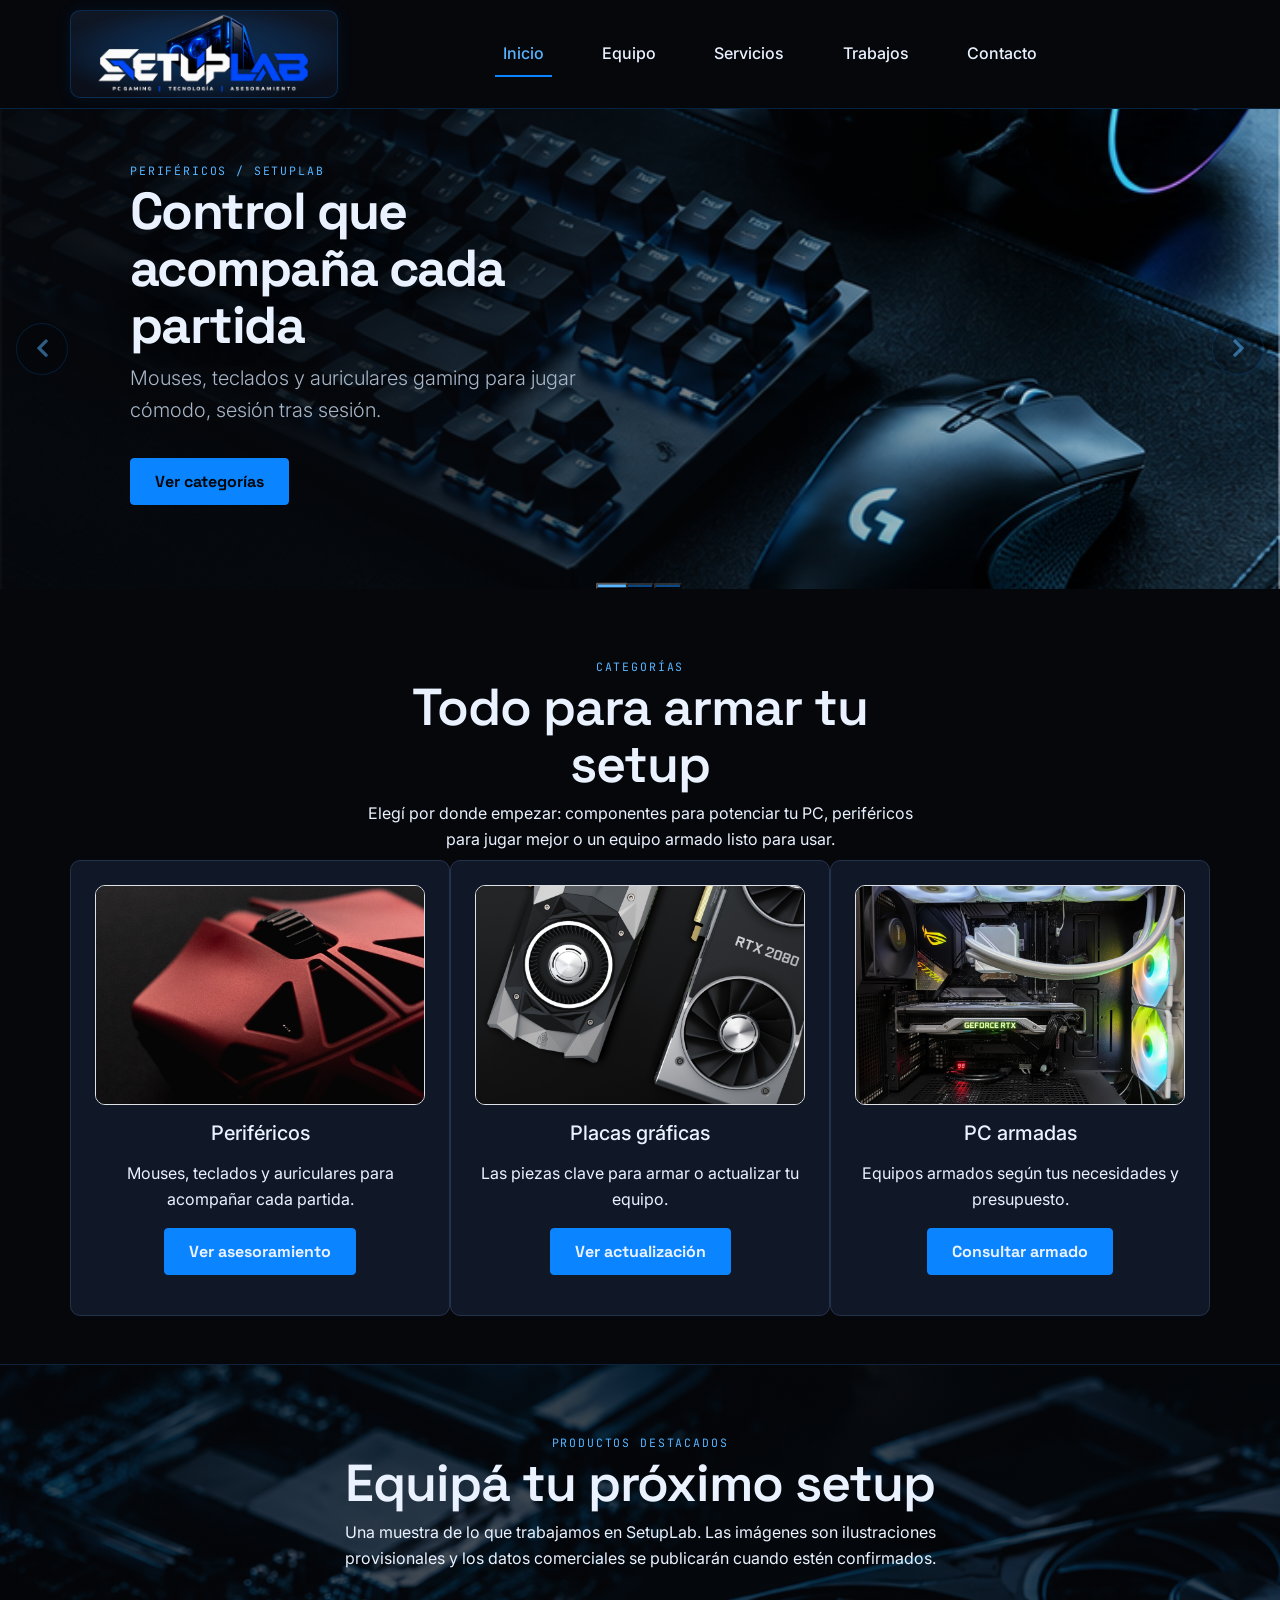
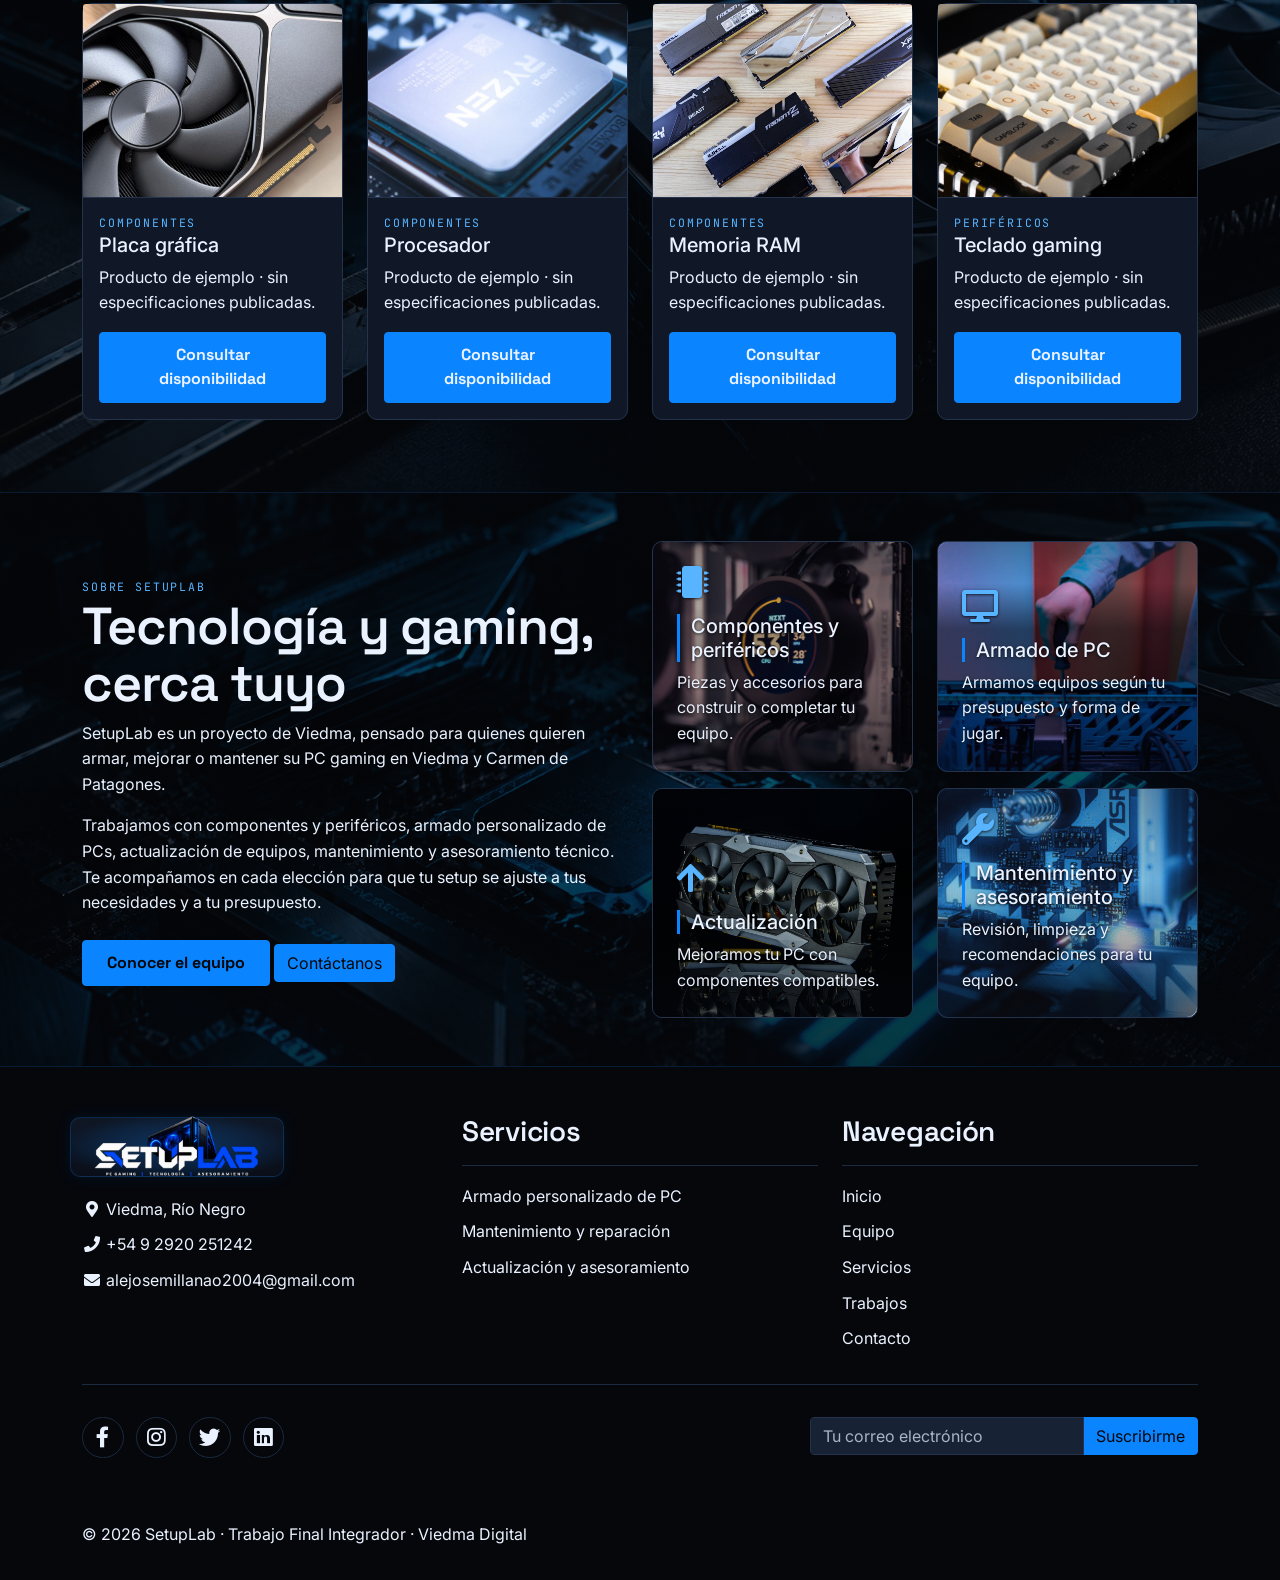
<file: index.html>
<!DOCTYPE html>
<html lang="es" class="no-js">

<head>
    <title>Inicio | SetupLab</title>
    <meta charset="utf-8">
    <meta name="viewport" content="width=device-width, initial-scale=1">
    <meta name="description" content="SetupLab: componentes, periféricos, PC armadas, actualización y mantenimiento en Viedma y Carmen de Patagones.">

    <link rel="icon" type="image/png" href="assets/img/logo-setuplab.png">
    <link rel="apple-touch-icon" href="assets/img/logo-setuplab.png">

    <link rel="stylesheet" href="assets/css/bootstrap.min.css">
    <link rel="stylesheet" href="assets/css/templatemo.css">
    <link rel="stylesheet" href="assets/css/custom.css">

    <!-- Load fonts style after rendering the layout styles -->
    <link rel="stylesheet" href="https://fonts.googleapis.com/css2?family=Inter:wght@400;500;600;700&family=JetBrains+Mono:wght@500&family=Space+Grotesk:wght@500;600;700&display=swap">
    <link rel="stylesheet" href="assets/css/fontawesome.min.css">
<!--
    SetupLab · Trabajo Final Integrador · Viedma Digital
-->
</head>

<body>

    <a class="visually-hidden-focusable" href="#contenido">Saltar al contenido</a>

    <!-- Header -->
    <nav class="navbar navbar-expand-lg navbar-dark shadow">
        <div class="container d-flex justify-content-between align-items-center">

            <a class="navbar-brand align-self-center sl-brand" href="index.html" aria-label="SetupLab - Inicio">
                <img src="assets/img/logo-setuplab.png" class="navbar-logo" alt="SetupLab">
            </a>

            <button class="navbar-toggler border-0" type="button" data-bs-toggle="collapse" data-bs-target="#templatemo_main_nav" aria-controls="templatemo_main_nav" aria-expanded="false" aria-label="Abrir menú">
                <span class="navbar-toggler-icon"></span>
            </button>

            <div class="align-self-center collapse navbar-collapse flex-fill  d-lg-flex justify-content-lg-between" id="templatemo_main_nav">
                <div class="flex-fill">
                    <ul class="nav navbar-nav d-flex justify-content-between mx-lg-auto">
                        <li class="nav-item">
                            <a class="nav-link" href="index.html">Inicio</a>
                        </li>
                        <li class="nav-item">
                            <a class="nav-link" href="equipo.html">Equipo</a>
                        </li>
                        <li class="nav-item">
                            <a class="nav-link" href="servicios.html">Servicios</a>
                        </li>
                        <li class="nav-item">
                            <a class="nav-link" href="trabajos.html">Trabajos</a>
                        </li>
                        <li class="nav-item">
                            <a class="nav-link" href="contacto.html">Contacto</a>
                        </li>
                    </ul>
                </div>
            </div>

        </div>
    </nav>
    <!-- Close Header -->

    <main id="contenido">

    <!-- Start Banner Hero -->
    <div id="template-mo-zay-hero-carousel" class="carousel slide carousel-fade"
         data-bs-ride="carousel" data-bs-interval="4000" data-bs-pause="hover" data-bs-touch="true">
        <div class="carousel-indicators" aria-label="Seleccionar diapositiva">
            <button type="button" data-bs-target="#template-mo-zay-hero-carousel" data-bs-slide-to="0" class="active" aria-current="true" aria-label="Diapositiva 1: periféricos"></button>
            <button type="button" data-bs-target="#template-mo-zay-hero-carousel" data-bs-slide-to="1" aria-label="Diapositiva 2: componentes"></button>
            <button type="button" data-bs-target="#template-mo-zay-hero-carousel" data-bs-slide-to="2" aria-label="Diapositiva 3: PC armadas"></button>
        </div>
        <div class="carousel-inner">
            <div class="carousel-item active sl-hero-perifericos">
                <div class="container">
                    <div class="row p-4 p-lg-5 align-items-center">
                        <div class="col-lg-6 mb-4 mb-lg-0 d-flex align-items-center">
                            <div class="text-align-left align-self-center">
                                <span class="eyebrow">Periféricos / SetupLab</span>
                                <h1 class="h1">Control que acompaña cada partida</h1>
                                <p class="lead">
                                    Mouses, teclados y auriculares gaming para jugar cómodo, sesión tras sesión.
                                </p>
                                <a class="btn btn-setuplab mt-3" href="#categorias">Ver categorías</a>
                            </div>
                        </div>
                    </div>
                </div>
            </div>
            <div class="carousel-item sl-hero-componentes">
                <div class="container">
                    <div class="row p-4 p-lg-5 align-items-center">
                        <div class="col-lg-6 mb-4 mb-lg-0 d-flex align-items-center">
                            <div class="text-align-left align-self-center">
                                <span class="eyebrow">Componentes / SetupLab</span>
                                <h2 class="h1">Potencia para tu próximo equipo</h2>
                                <p class="lead">
                                    Placas gráficas, procesadores y memorias RAM para armar o mejorar tu PC.
                                </p>
                                <a class="btn btn-setuplab mt-3" href="#destacados">Ver destacados</a>
                            </div>
                        </div>
                    </div>
                </div>
            </div>
            <div class="carousel-item sl-hero-pc-armadas">
                <div class="container">
                    <div class="row p-4 p-lg-5 align-items-center">
                        <div class="col-lg-6 mb-4 mb-lg-0 d-flex align-items-center">
                            <div class="text-align-left align-self-center">
                                <span class="eyebrow">PC armadas / SetupLab</span>
                                <h2 class="h1">Tu PC gaming, armada a tu medida</h2>
                                <p class="lead">
                                    Elegimos los componentes según tu presupuesto y armamos un equipo listo para jugar.
                                </p>
                                <a class="btn btn-setuplab mt-3" href="contacto.html">Consultar armado</a>
                            </div>
                        </div>
                    </div>
                </div>
            </div>
        </div>
        <a class="carousel-control-prev text-decoration-none w-auto ps-3" href="#template-mo-zay-hero-carousel" role="button" data-bs-slide="prev" aria-label="Diapositiva anterior">
            <i class="fas fa-chevron-left"></i>
        </a>
        <a class="carousel-control-next text-decoration-none w-auto pe-3" href="#template-mo-zay-hero-carousel" role="button" data-bs-slide="next" aria-label="Diapositiva siguiente">
            <i class="fas fa-chevron-right"></i>
        </a>
    </div>
    <!-- End Banner Hero -->


    <!-- Start Categorías -->
    <section class="container py-5 reveal sl-dark-cards" id="categorias">
        <div class="row text-center pt-3">
            <div class="col-lg-6 m-auto">
                <span class="eyebrow">Categorías</span>
                <h2 class="h1">Todo para armar tu setup</h2>
                <p>
                    Elegí por donde empezar: componentes para potenciar tu PC, periféricos
                    para jugar mejor o un equipo armado listo para usar.
                </p>
            </div>
        </div>
        <div class="row gy-4">
            <div class="col-12 col-md-4 p-4 mt-3 reveal sl-dark-card text-center">
                <img src="assets/img/categoria-perifericos-mouse.jpg"
                     class="sl-category-img img-fluid border mx-auto d-block"
                     style="object-position: center 20%;"
                     alt="Mouse gamer de la categoría Periféricos">
                <h2 class="h5 text-center mt-3 mb-3">Periféricos</h2>
                <p class="card-text">Mouses, teclados y auriculares para acompañar cada partida.</p>
                <p class="text-center"><a class="btn btn-setuplab" href="servicios.html">Ver asesoramiento</a></p>
            </div>
            <div class="col-12 col-md-4 p-4 mt-3 reveal sl-dark-card text-center">
                <img src="assets/img/categoria-placas-graficas.jpg"
                     class="sl-category-img img-fluid border mx-auto d-block"
                     alt="Placa gráfica dedicada de la categoría Placas gráficas">
                <h2 class="h5 text-center mt-3 mb-3">Placas gráficas</h2>
                <p class="card-text">Las piezas clave para armar o actualizar tu equipo.</p>
                <p class="text-center"><a class="btn btn-setuplab" href="servicios.html">Ver actualización</a></p>
            </div>
            <div class="col-12 col-md-4 p-4 mt-3 reveal sl-dark-card text-center">
                <img src="assets/img/categoria-pc-armada.jpg"
                     class="sl-category-img img-fluid border mx-auto d-block"
                     alt="PC gamer armada de la categoría PC armadas">
                <h2 class="h5 text-center mt-3 mb-3">PC armadas</h2>
                <p class="card-text">Equipos armados según tus necesidades y presupuesto.</p>
                <p class="text-center"><a class="btn btn-setuplab" href="servicios.html">Consultar armado</a></p>
            </div>
        </div>
    </section>
    <!-- End Categorías -->


    <!-- Start Productos destacados -->
    <section class="bg-light reveal sl-panel-section" id="destacados">
        <div class="container py-5">
            <div class="row text-center py-3">
                <div class="col-lg-7 m-auto">
                    <span class="eyebrow">Productos destacados</span>
                    <h2 class="h1">Equipá tu próximo setup</h2>
                    <p>
                        Una muestra de lo que trabajamos en SetupLab. Las imágenes son
                        ilustraciones provisionales y los datos comerciales se publicarán
                        cuando estén confirmados.
                    </p>
                </div>
            </div>
            <div class="row gy-4">
                <div class="col-12 col-md-6 col-lg-3 mb-4 reveal">
                    <article class="card h-100">
                        <img src="assets/img/producto-placa-grafica.jpg"
                             class="card-img-top" alt="Fotografía de una placa gráfica" data-provisional="true">
                        <div class="card-body d-flex flex-column">
                            <span class="eyebrow">Componentes</span>
                            <h2 class="h5">Placa gráfica</h2>
                            <p class="card-text">Producto de ejemplo · sin especificaciones publicadas.</p>
                            <a href="contacto.html" class="btn btn-setuplab mt-auto">Consultar disponibilidad</a>
                        </div>
                    </article>
                </div>
                <div class="col-12 col-md-6 col-lg-3 mb-4 reveal">
                    <article class="card h-100">
                        <img src="assets/img/producto-procesador.jpg"
                             class="card-img-top" alt="Fotografía de un procesador" data-provisional="true">
                        <div class="card-body d-flex flex-column">
                            <span class="eyebrow">Componentes</span>
                            <h2 class="h5">Procesador</h2>
                            <p class="card-text">Producto de ejemplo · sin especificaciones publicadas.</p>
                            <a href="contacto.html" class="btn btn-setuplab mt-auto">Consultar disponibilidad</a>
                        </div>
                    </article>
                </div>
                <div class="col-12 col-md-6 col-lg-3 mb-4 reveal">
                    <article class="card h-100">
                        <img src="assets/img/producto-memoria-ram.jpg"
                             class="card-img-top" alt="Fotografía de módulos de memoria RAM" data-provisional="true">
                        <div class="card-body d-flex flex-column">
                            <span class="eyebrow">Componentes</span>
                            <h2 class="h5">Memoria RAM</h2>
                            <p class="card-text">Producto de ejemplo · sin especificaciones publicadas.</p>
                            <a href="contacto.html" class="btn btn-setuplab mt-auto">Consultar disponibilidad</a>
                        </div>
                    </article>
                </div>
                <div class="col-12 col-md-6 col-lg-3 mb-4 reveal">
                    <article class="card h-100">
                        <img src="assets/img/producto-teclado-gaming.jpg"
                             class="card-img-top" alt="Fotografía de un teclado gaming" data-provisional="true">
                        <div class="card-body d-flex flex-column">
                            <span class="eyebrow">Periféricos</span>
                            <h2 class="h5">Teclado gaming</h2>
                            <p class="card-text">Producto de ejemplo · sin especificaciones publicadas.</p>
                            <a href="contacto.html" class="btn btn-setuplab mt-auto">Consultar disponibilidad</a>
                        </div>
                    </article>
                </div>
            </div>
        </div>
    </section>
    <!-- End Productos destacados -->


    <!-- Start SetupLab -->
    <section class="sl-dark-section reveal" id="sobre-setuplab">
        <div class="container py-5">
            <div class="row align-items-center gy-4">
                <div class="col-lg-6 reveal">
                    <span class="eyebrow">Sobre SetupLab</span>
                    <h2 class="h1">Tecnología y gaming, cerca tuyo</h2>
                    <p>
                        SetupLab es un proyecto de Viedma, pensado para quienes quieren armar,
                        mejorar o mantener su PC gaming en Viedma y Carmen de Patagones.
                    </p>
                    <p>
                        Trabajamos con componentes y periféricos, armado personalizado de PCs,
                        actualización de equipos, mantenimiento y asesoramiento técnico.
                        Te acompañamos en cada elección para que tu setup se ajuste a tus
                        necesidades y a tu presupuesto.
                    </p>
                    <a href="equipo.html" class="btn btn-setuplab mt-2">Conocer el equipo</a>
                    <a href="contacto.html" class="btn btn-success mt-2">Contáctanos</a>
                </div>
                <div class="col-lg-6 reveal">
                    <div class="row gy-3">
                        <div class="col-sm-6">
                            <article class="sl-dark-card sl-servicio-card sl-sobre-card sl-sobre-componentes h-100 p-4">
                                <i class="fa fa-microchip fa-2x mb-3" aria-hidden="true"></i>
                                <h2 class="h5">Componentes y periféricos</h2>
                                <p class="mb-0">Piezas y accesorios para construir o completar tu equipo.</p>
                            </article>
                        </div>
                        <div class="col-sm-6">
                            <article class="sl-dark-card sl-servicio-card sl-sobre-card sl-sobre-armado h-100 p-4">
                                <i class="fa fa-desktop fa-2x mb-3" aria-hidden="true"></i>
                                <h2 class="h5">Armado de PC</h2>
                                <p class="mb-0">Armamos equipos según tu presupuesto y forma de jugar.</p>
                            </article>
                        </div>
                        <div class="col-sm-6">
                            <article class="sl-dark-card sl-servicio-card sl-sobre-card sl-sobre-actualizacion h-100 p-4">
                                <i class="fa fa-arrow-up fa-2x mb-3" aria-hidden="true"></i>
                                <h2 class="h5">Actualización</h2>
                                <p class="mb-0">Mejoramos tu PC con componentes compatibles.</p>
                            </article>
                        </div>
                        <div class="col-sm-6">
                            <article class="sl-dark-card sl-servicio-card sl-sobre-card sl-sobre-mantenimiento h-100 p-4">
                                <i class="fa fa-wrench fa-2x mb-3" aria-hidden="true"></i>
                                <h2 class="h5">Mantenimiento y asesoramiento</h2>
                                <p class="mb-0">Revisión, limpieza y recomendaciones para tu equipo.</p>
                            </article>
                        </div>
                    </div>
                </div>
            </div>
        </div>
    </section>
    <!-- End SetupLab -->

    </main>

    <!-- Start Footer -->
    <footer class="bg-dark" id="tempaltemo_footer">
        <div class="container">
            <div class="row">

                <div class="col-md-4 pt-5">
                    <a href="index.html" class="sl-footer-brand" aria-label="SetupLab - Inicio">
                        <img src="assets/img/logo-setuplab.png" class="footer-logo" alt="SetupLab">
                    </a>
                    <ul class="list-unstyled text-light footer-link-list">
                        <li>
                            <i class="fas fa-map-marker-alt fa-fw"></i>
                            Viedma, Río Negro
                        </li>
                        <li>
                            <i class="fa fa-phone fa-fw"></i>
                            <a class="text-decoration-none" href="https://wa.me/5492920251242" target="_blank" rel="noopener noreferrer">+54 9 2920 251242</a>
                        </li>
                        <li>
                            <i class="fa fa-envelope fa-fw"></i>
                            <a class="text-decoration-none" href="mailto:alejosemillanao2004@gmail.com">alejosemillanao2004@gmail.com</a>
                        </li>
                    </ul>
                </div>

                <div class="col-md-4 pt-5">
                    <h2 class="h2 text-light border-bottom pb-3 border-light">Servicios</h2>
                    <ul class="list-unstyled text-light footer-link-list">
                        <li><a class="text-decoration-none" href="servicios.html">Armado personalizado de PC</a></li>
                        <li><a class="text-decoration-none" href="servicios.html">Mantenimiento y reparación</a></li>
                        <li><a class="text-decoration-none" href="servicios.html">Actualización y asesoramiento</a></li>
                    </ul>
                </div>

                <div class="col-md-4 pt-5">
                    <h2 class="h2 text-light border-bottom pb-3 border-light">Navegación</h2>
                    <ul class="list-unstyled text-light footer-link-list">
                        <li><a class="text-decoration-none" href="index.html">Inicio</a></li>
                        <li><a class="text-decoration-none" href="equipo.html">Equipo</a></li>
                        <li><a class="text-decoration-none" href="servicios.html">Servicios</a></li>
                        <li><a class="text-decoration-none" href="trabajos.html">Trabajos</a></li>
                        <li><a class="text-decoration-none" href="contacto.html">Contacto</a></li>
                    </ul>
                </div>

            </div>

            <div class="row text-light mb-4">
                <div class="col-12 mb-3">
                    <div class="w-100 my-3 border-top border-light"></div>
                </div>
                <div class="col-auto me-auto">
                    <ul class="list-inline text-left footer-icons">
                        <li class="list-inline-item border border-light rounded-circle text-center">
                            <a class="text-light text-decoration-none" target="_blank" href="http://facebook.com/"><i class="fab fa-facebook-f fa-lg fa-fw"></i></a>
                        </li>
                        <li class="list-inline-item border border-light rounded-circle text-center">
                            <a class="text-light text-decoration-none" target="_blank" href="https://www.instagram.com/"><i class="fab fa-instagram fa-lg fa-fw"></i></a>
                        </li>
                        <li class="list-inline-item border border-light rounded-circle text-center">
                            <a class="text-light text-decoration-none" target="_blank" href="https://twitter.com/"><i class="fab fa-twitter fa-lg fa-fw"></i></a>
                        </li>
                        <li class="list-inline-item border border-light rounded-circle text-center">
                            <a class="text-light text-decoration-none" target="_blank" href="https://www.linkedin.com/"><i class="fab fa-linkedin fa-lg fa-fw"></i></a>
                        </li>
                    </ul>
                </div>
                <div class="col-auto">
                    <label class="sr-only" for="subscribeEmail">Correo electrónico</label>
                    <div class="input-group mb-2">
                        <input type="email" class="form-control" id="subscribeEmail" placeholder="Tu correo electrónico">
                        <div class="input-group-text btn-success text-light">Suscribirme</div>
                    </div>
                </div>
            </div>
        </div>

        <div class="w-100 bg-black py-3">
            <div class="container">
                <div class="row pt-2">
                    <div class="col-12">
                        <p class="text-left text-light">
                            &copy; 2026 SetupLab · Trabajo Final Integrador · Viedma Digital
                        </p>
                    </div>
                </div>
            </div>
        </div>

    </footer>
    <!-- End Footer -->

    <!-- Start Script -->
    <script src="assets/js/bootstrap.bundle.min.js"></script>
    <script src="assets/js/custom.js"></script>
    <!-- End Script -->
</body>

</html>
</file>
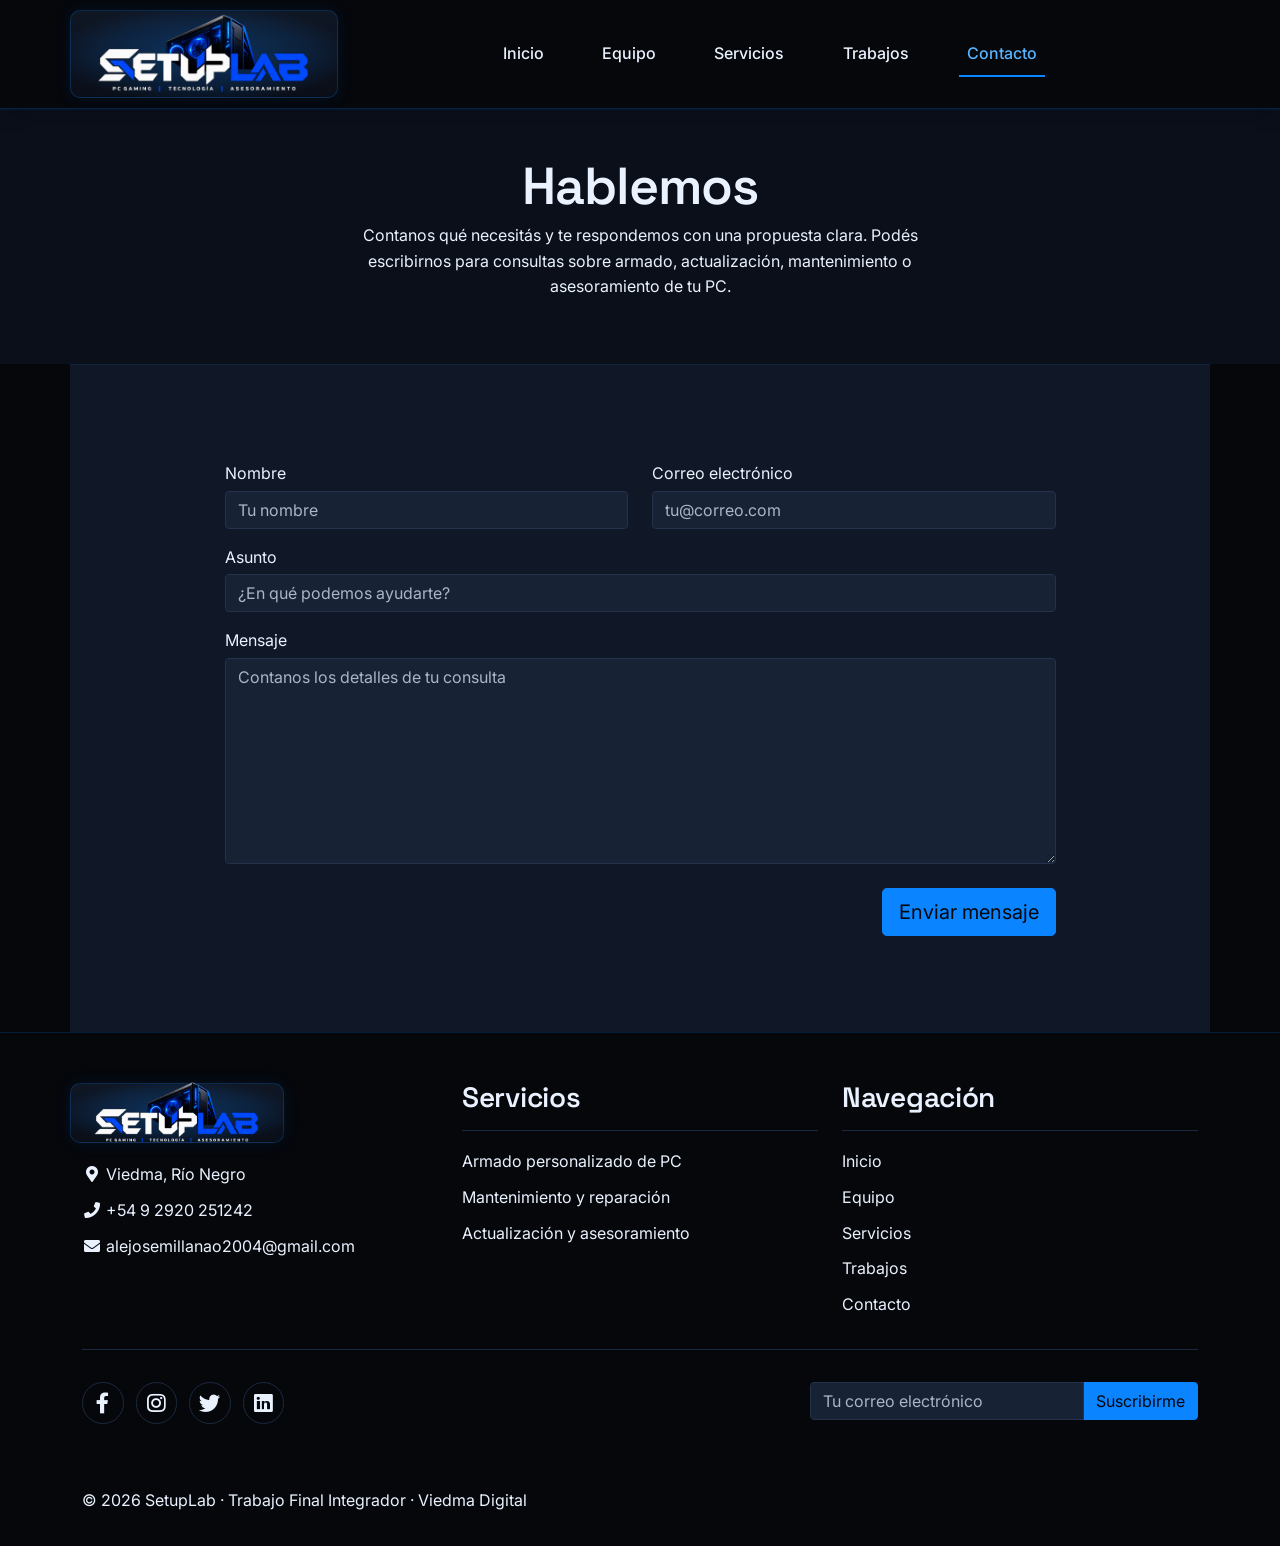
<file: contacto.html>
<!DOCTYPE html>
<html lang="es" class="no-js">

<head>
    <title>Contacto | SetupLab</title>
    <meta charset="utf-8">
    <meta name="viewport" content="width=device-width, initial-scale=1">
    <meta name="description" content="Contactá a SetupLab para consultas sobre armado de PC, actualización, mantenimiento y asesoramiento en Viedma y Carmen de Patagones.">

    <link rel="icon" type="image/png" href="assets/img/logo-setuplab.png">
    <link rel="apple-touch-icon" href="assets/img/logo-setuplab.png">

    <link rel="stylesheet" href="assets/css/bootstrap.min.css">
    <link rel="stylesheet" href="assets/css/templatemo.css">
    <link rel="stylesheet" href="assets/css/custom.css">

    <!-- Load fonts style after rendering the layout styles -->
    <link rel="stylesheet" href="https://fonts.googleapis.com/css2?family=Inter:wght@400;500;600;700&family=JetBrains+Mono:wght@500&family=Space+Grotesk:wght@500;600;700&display=swap">
    <link rel="stylesheet" href="assets/css/fontawesome.min.css">

<!--
    SetupLab · Trabajo Final Integrador · Viedma Digital
-->
</head>

<body>

    <a class="visually-hidden-focusable" href="#contenido">Saltar al contenido</a>

    <!-- Header -->
    <nav class="navbar navbar-expand-lg navbar-dark shadow">
        <div class="container d-flex justify-content-between align-items-center">

            <a class="navbar-brand align-self-center sl-brand" href="index.html" aria-label="SetupLab - Inicio">
                <img src="assets/img/logo-setuplab.png" class="navbar-logo" alt="SetupLab">
            </a>

            <button class="navbar-toggler border-0" type="button" data-bs-toggle="collapse" data-bs-target="#templatemo_main_nav" aria-controls="templatemo_main_nav" aria-expanded="false" aria-label="Abrir menú">
                <span class="navbar-toggler-icon"></span>
            </button>

            <div class="align-self-center collapse navbar-collapse flex-fill  d-lg-flex justify-content-lg-between" id="templatemo_main_nav">
                <div class="flex-fill">
                    <ul class="nav navbar-nav d-flex justify-content-between mx-lg-auto">
                        <li class="nav-item">
                            <a class="nav-link" href="index.html">Inicio</a>
                        </li>
                        <li class="nav-item">
                            <a class="nav-link" href="equipo.html">Equipo</a>
                        </li>
                        <li class="nav-item">
                            <a class="nav-link" href="servicios.html">Servicios</a>
                        </li>
                        <li class="nav-item">
                            <a class="nav-link" href="trabajos.html">Trabajos</a>
                        </li>
                        <li class="nav-item">
                            <a class="nav-link" href="contacto.html">Contacto</a>
                        </li>
                    </ul>
                </div>
            </div>

        </div>
    </nav>
    <!-- Close Header -->

    <main id="contenido">

    <!-- Start Content Page -->
    <div class="container-fluid bg-light py-5 reveal sl-dark-section">
        <div class="col-md-6 m-auto text-center">
            <h1 class="h1">Hablemos</h1>
            <p>
                Contanos qué necesitás y te respondemos con una propuesta clara. Podés
                escribirnos para consultas sobre armado, actualización, mantenimiento o
                asesoramiento de tu PC.
            </p>
        </div>
    </div>

    <!-- Start Contact -->
    <div class="container py-5 sl-panel-section reveal">
        <div class="row py-5">
            <!-- CONFIGURACIÓN PENDIENTE: reemplaza TU_ENDPOINT_FORMSPREE por el endpoint real que te entregue Formspree. Hasta hacerlo, el formulario NO envía mensajes. -->
            <form class="col-md-9 m-auto" action="https://formspree.io/f/TU_ENDPOINT_FORMSPREE" method="post" role="form">
                <div class="row">
                    <div class="form-group col-md-6 mb-3">
                        <label for="name">Nombre</label>
                        <input type="text" class="form-control mt-1" id="name" name="name" placeholder="Tu nombre" required>
                    </div>
                    <div class="form-group col-md-6 mb-3">
                        <label for="email">Correo electrónico</label>
                        <input type="email" class="form-control mt-1" id="email" name="email" placeholder="tu@correo.com" required>
                    </div>
                </div>
                <div class="mb-3">
                    <label for="subject">Asunto</label>
                    <input type="text" class="form-control mt-1" id="subject" name="subject" placeholder="¿En qué podemos ayudarte?" required>
                </div>
                <div class="mb-3">
                    <label for="message">Mensaje</label>
                    <textarea class="form-control mt-1" id="message" name="message" placeholder="Contanos los detalles de tu consulta" rows="8" required></textarea>
                </div>
                <div class="row">
                    <div class="col text-end mt-2">
                        <button type="submit" class="btn btn-success btn-lg px-3">Enviar mensaje</button>
                    </div>
                </div>
            </form>
        </div>
    </div>
    <!-- End Contact -->

    </main>

    <!-- Start Footer -->
    <footer class="bg-dark" id="tempaltemo_footer">
        <div class="container">
            <div class="row">

                <div class="col-md-4 pt-5">
                    <a href="index.html" class="sl-footer-brand" aria-label="SetupLab - Inicio">
                        <img src="assets/img/logo-setuplab.png" class="footer-logo" alt="SetupLab">
                    </a>
                    <ul class="list-unstyled text-light footer-link-list">
                        <li>
                            <i class="fas fa-map-marker-alt fa-fw"></i>
                            Viedma, Río Negro
                        </li>
                        <li>
                            <i class="fa fa-phone fa-fw"></i>
                            <a class="text-decoration-none" href="https://wa.me/5492920251242" target="_blank" rel="noopener noreferrer">+54 9 2920 251242</a>
                        </li>
                        <li>
                            <i class="fa fa-envelope fa-fw"></i>
                            <a class="text-decoration-none" href="mailto:alejosemillanao2004@gmail.com">alejosemillanao2004@gmail.com</a>
                        </li>
                    </ul>
                </div>

                <div class="col-md-4 pt-5">
                    <h2 class="h2 text-light border-bottom pb-3 border-light">Servicios</h2>
                    <ul class="list-unstyled text-light footer-link-list">
                        <li><a class="text-decoration-none" href="servicios.html">Armado personalizado de PC</a></li>
                        <li><a class="text-decoration-none" href="servicios.html">Mantenimiento y reparación</a></li>
                        <li><a class="text-decoration-none" href="servicios.html">Actualización y asesoramiento</a></li>
                    </ul>
                </div>

                <div class="col-md-4 pt-5">
                    <h2 class="h2 text-light border-bottom pb-3 border-light">Navegación</h2>
                    <ul class="list-unstyled text-light footer-link-list">
                        <li><a class="text-decoration-none" href="index.html">Inicio</a></li>
                        <li><a class="text-decoration-none" href="equipo.html">Equipo</a></li>
                        <li><a class="text-decoration-none" href="servicios.html">Servicios</a></li>
                        <li><a class="text-decoration-none" href="trabajos.html">Trabajos</a></li>
                        <li><a class="text-decoration-none" href="contacto.html">Contacto</a></li>
                    </ul>
                </div>

            </div>

            <div class="row text-light mb-4">
                <div class="col-12 mb-3">
                    <div class="w-100 my-3 border-top border-light"></div>
                </div>
                <div class="col-auto me-auto">
                    <ul class="list-inline text-left footer-icons">
                        <li class="list-inline-item border border-light rounded-circle text-center">
                            <a class="text-light text-decoration-none" target="_blank" href="http://facebook.com/"><i class="fab fa-facebook-f fa-lg fa-fw"></i></a>
                        </li>
                        <li class="list-inline-item border border-light rounded-circle text-center">
                            <a class="text-light text-decoration-none" target="_blank" href="https://www.instagram.com/"><i class="fab fa-instagram fa-lg fa-fw"></i></a>
                        </li>
                        <li class="list-inline-item border border-light rounded-circle text-center">
                            <a class="text-light text-decoration-none" target="_blank" href="https://twitter.com/"><i class="fab fa-twitter fa-lg fa-fw"></i></a>
                        </li>
                        <li class="list-inline-item border border-light rounded-circle text-center">
                            <a class="text-light text-decoration-none" target="_blank" href="https://www.linkedin.com/"><i class="fab fa-linkedin fa-lg fa-fw"></i></a>
                        </li>
                    </ul>
                </div>
                <div class="col-auto">
                    <label class="sr-only" for="subscribeEmail">Correo electrónico</label>
                    <div class="input-group mb-2">
                        <input type="email" class="form-control" id="subscribeEmail" placeholder="Tu correo electrónico">
                        <div class="input-group-text btn-success text-light">Suscribirme</div>
                    </div>
                </div>
            </div>
        </div>

        <div class="w-100 bg-black py-3">
            <div class="container">
                <div class="row pt-2">
                    <div class="col-12">
                        <p class="text-left text-light">
                            &copy; 2026 SetupLab · Trabajo Final Integrador · Viedma Digital
                        </p>
                    </div>
                </div>
            </div>
        </div>

    </footer>
    <!-- End Footer -->

    <!-- Start Script -->
    <script src="assets/js/bootstrap.bundle.min.js"></script>
    <script src="assets/js/custom.js"></script>
    <!-- End Script -->
</body>

</html>
</file>
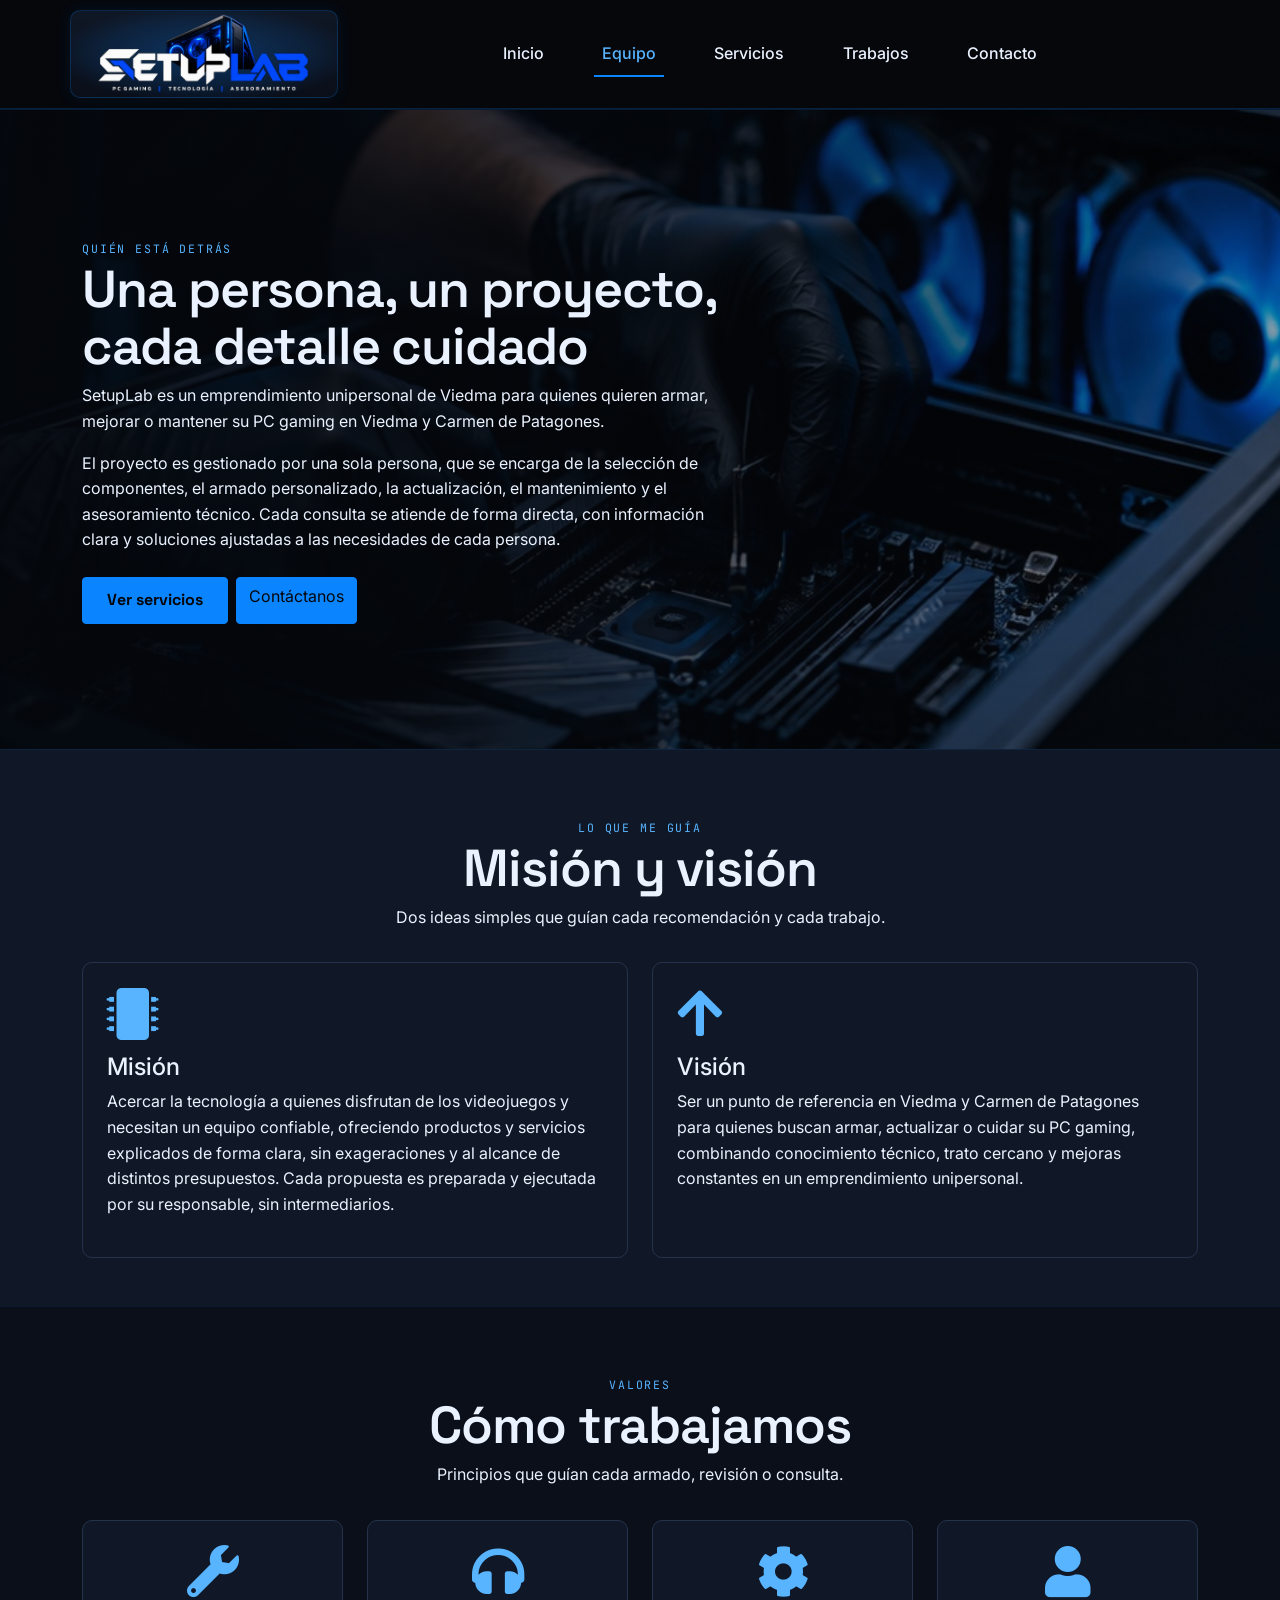
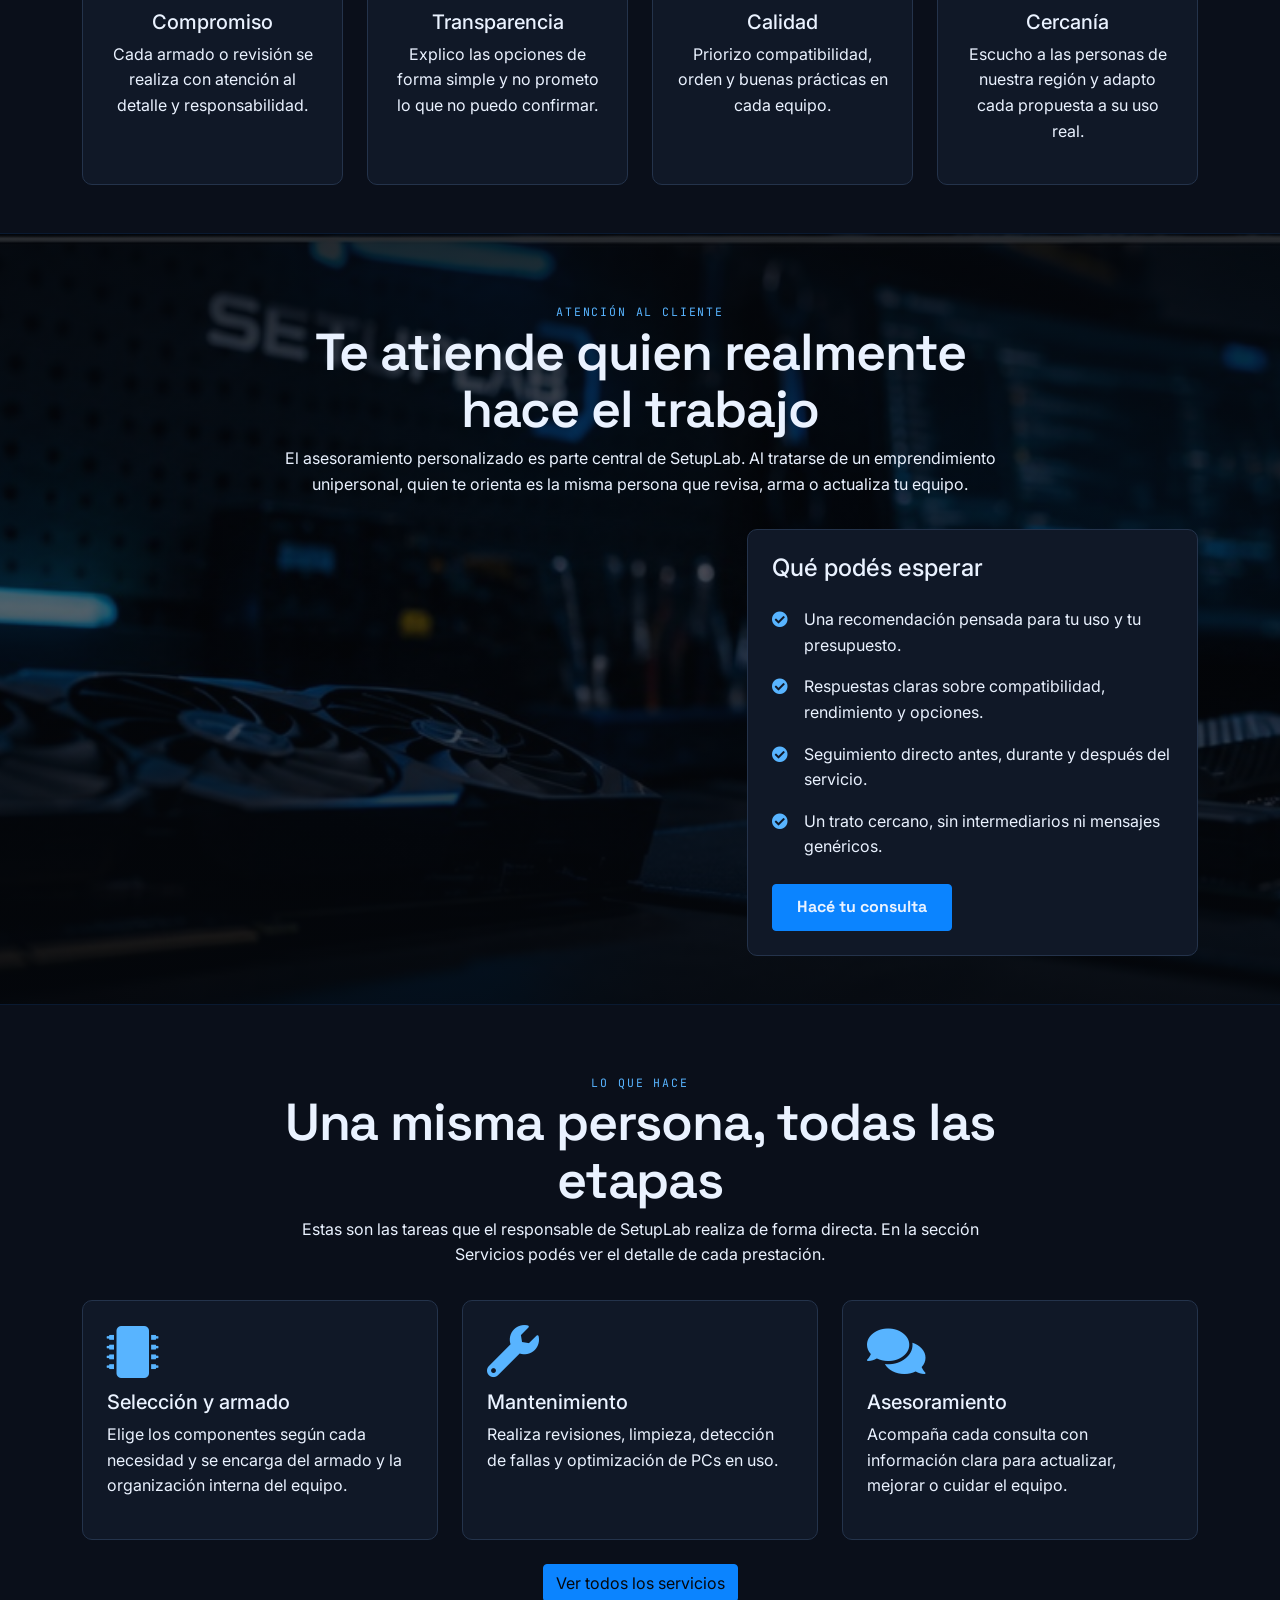
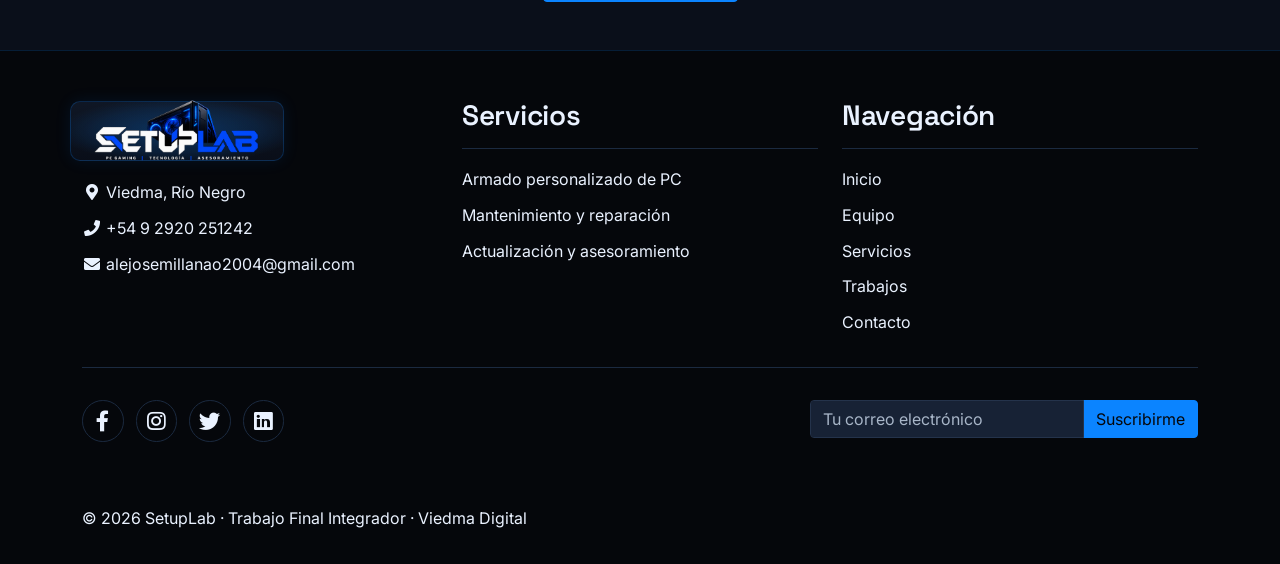
<file: equipo.html>
<!DOCTYPE html>
<html lang="es" class="no-js">

<head>
    <title>Equipo | SetupLab</title>
    <meta charset="utf-8">
    <meta name="viewport" content="width=device-width, initial-scale=1">
    <meta name="description" content="Conocé SetupLab: proyecto tecnológico de Viedma dedicado al armado de PC, componentes, periféricos, mantenimiento y asesoramiento.">

    <link rel="icon" type="image/png" href="assets/img/logo-setuplab.png">
    <link rel="apple-touch-icon" href="assets/img/logo-setuplab.png">

    <link rel="stylesheet" href="assets/css/bootstrap.min.css">
    <link rel="stylesheet" href="assets/css/templatemo.css">
    <link rel="stylesheet" href="assets/css/custom.css">

    <!-- Load fonts style after rendering the layout styles -->
    <link rel="stylesheet" href="https://fonts.googleapis.com/css2?family=Inter:wght@400;500;600;700&family=JetBrains+Mono:wght@500&family=Space+Grotesk:wght@500;600;700&display=swap">
    <link rel="stylesheet" href="assets/css/fontawesome.min.css">
<!--
    SetupLab · Trabajo Final Integrador · Viedma Digital
-->
</head>

<body>

    <a class="visually-hidden-focusable" href="#contenido">Saltar al contenido</a>

    <!-- Header -->
    <nav class="navbar navbar-expand-lg navbar-dark shadow">
        <div class="container d-flex justify-content-between align-items-center">

            <a class="navbar-brand align-self-center sl-brand" href="index.html" aria-label="SetupLab - Inicio">
                <img src="assets/img/logo-setuplab.png" class="navbar-logo" alt="SetupLab">
            </a>

            <button class="navbar-toggler border-0" type="button" data-bs-toggle="collapse" data-bs-target="#templatemo_main_nav" aria-controls="templatemo_main_nav" aria-expanded="false" aria-label="Abrir menú">
                <span class="navbar-toggler-icon"></span>
            </button>

            <div class="align-self-center collapse navbar-collapse flex-fill  d-lg-flex justify-content-lg-between" id="templatemo_main_nav">
                <div class="flex-fill">
                    <ul class="nav navbar-nav d-flex justify-content-between mx-lg-auto">
                        <li class="nav-item">
                            <a class="nav-link" href="index.html">Inicio</a>
                        </li>
                        <li class="nav-item">
                            <a class="nav-link" href="equipo.html">Equipo</a>
                        </li>
                        <li class="nav-item">
                            <a class="nav-link" href="servicios.html">Servicios</a>
                        </li>
                        <li class="nav-item">
                            <a class="nav-link" href="trabajos.html">Trabajos</a>
                        </li>
                        <li class="nav-item">
                            <a class="nav-link" href="contacto.html">Contacto</a>
                        </li>
                    </ul>
                </div>
            </div>

        </div>
    </nav>
    <!-- Close Header -->

    <main id="contenido">

        <!-- Start Quiénes somos -->
        <section class="sl-dark-section reveal" id="quienes-somos">
            <div class="container py-5">
                <div class="row align-items-center gy-4 py-lg-4">
                    <div class="col-lg-7 reveal">
                        <span class="eyebrow">Quién está detrás</span>
                        <h1 class="h1">Una persona, un proyecto, cada detalle cuidado</h1>
                        <p>
                            SetupLab es un emprendimiento unipersonal de Viedma para quienes quieren
                            armar, mejorar o mantener su PC gaming en Viedma y Carmen de Patagones.
                        </p>
                        <p>
                            El proyecto es gestionado por una sola persona, que se encarga de la
                            selección de componentes, el armado personalizado, la actualización, el
                            mantenimiento y el asesoramiento técnico. Cada consulta se atiende de
                            forma directa, con información clara y soluciones ajustadas a las
                            necesidades de cada persona.
                        </p>
                        <div class="d-flex flex-wrap gap-2 pt-2">
                            <a href="servicios.html" class="btn btn-setuplab">Ver servicios</a>
                            <a href="contacto.html" class="btn btn-success">Contáctanos</a>
                        </div>
                    </div>
                </div>
            </div>
        </section>
        <!-- End Quiénes somos -->

        <!-- Start Misión y visión -->
        <section class="sl-panel-section reveal" id="mision-vision">
            <div class="container py-5">
                <div class="row text-center py-3">
                    <div class="col-lg-7 m-auto">
                        <span class="eyebrow">Lo que me guía</span>
                        <h2 class="h1">Misión y visión</h2>
                        <p>Dos ideas simples que guían cada recomendación y cada trabajo.</p>
                    </div>
                </div>
                <div class="row gy-4">
                    <div class="col-md-6 reveal">
                        <article class="sl-dark-card h-100 p-4" id="mision">
                            <div class="h1"><i class="fa fa-microchip" aria-hidden="true"></i></div>
                            <h2 class="h4">Misión</h2>
                            <p>
                                Acercar la tecnología a quienes disfrutan de los videojuegos y
                                necesitan un equipo confiable, ofreciendo productos y servicios
                                explicados de forma clara, sin exageraciones y al alcance de
                                distintos presupuestos. Cada propuesta es preparada y ejecutada
                                por su responsable, sin intermediarios.
                            </p>
                        </article>
                    </div>
                    <div class="col-md-6 reveal">
                        <article class="sl-dark-card h-100 p-4" id="vision">
                            <div class="h1"><i class="fa fa-arrow-up" aria-hidden="true"></i></div>
                            <h2 class="h4">Visión</h2>
                            <p>
                                Ser un punto de referencia en Viedma y Carmen de Patagones para
                                quienes buscan armar, actualizar o cuidar su PC gaming, combinando
                                conocimiento técnico, trato cercano y mejoras constantes en un
                                emprendimiento unipersonal.
                            </p>
                        </article>
                    </div>
                </div>
            </div>
        </section>
        <!-- End Misión y visión -->

        <!-- Start Valores -->
        <section class="sl-dark-section reveal" id="valores">
            <div class="container py-5">
                <div class="row text-center py-3">
                    <div class="col-lg-7 m-auto">
                        <span class="eyebrow">Valores</span>
                        <h2 class="h1">Cómo trabajamos</h2>
                        <p>Principios que guían cada armado, revisión o consulta.</p>
                    </div>
                </div>
                <div class="row gy-4">
                    <div class="col-12 col-md-6 col-lg-3 reveal">
                        <article class="sl-dark-card h-100 p-4 text-center">
                            <div class="h1"><i class="fa fa-wrench" aria-hidden="true"></i></div>
                            <h2 class="h5">Compromiso</h2>
                            <p>Cada armado o revisión se realiza con atención al detalle y responsabilidad.</p>
                        </article>
                    </div>
                    <div class="col-12 col-md-6 col-lg-3 reveal">
                        <article class="sl-dark-card h-100 p-4 text-center">
                            <div class="h1"><i class="fa fa-headphones" aria-hidden="true"></i></div>
                            <h2 class="h5">Transparencia</h2>
                            <p>Explico las opciones de forma simple y no prometo lo que no puedo confirmar.</p>
                        </article>
                    </div>
                    <div class="col-12 col-md-6 col-lg-3 reveal">
                        <article class="sl-dark-card h-100 p-4 text-center">
                            <div class="h1"><i class="fa fa-cog" aria-hidden="true"></i></div>
                            <h2 class="h5">Calidad</h2>
                            <p>Priorizo compatibilidad, orden y buenas prácticas en cada equipo.</p>
                        </article>
                    </div>
                    <div class="col-12 col-md-6 col-lg-3 reveal">
                        <article class="sl-dark-card h-100 p-4 text-center">
                            <div class="h1"><i class="fa fa-user" aria-hidden="true"></i></div>
                            <h2 class="h5">Cercanía</h2>
                            <p>Escucho a las personas de nuestra región y adapto cada propuesta a su uso real.</p>
                        </article>
                    </div>
                </div>
            </div>
        </section>
        <!-- End Valores -->

        <!-- Start Atención personalizada -->
        <section class="sl-panel-section reveal" id="atencion-personalizada">
            <div class="container py-5">
                <div class="row text-center py-3">
                    <div class="col-lg-8 m-auto">
                        <span class="eyebrow">Atención al cliente</span>
                        <h2 class="h1">Te atiende quien realmente hace el trabajo</h2>
                        <p>
                            El asesoramiento personalizado es parte central de SetupLab. Al tratarse
                            de un emprendimiento unipersonal, quien te orienta es la misma persona
                            que revisa, arma o actualiza tu equipo.
                        </p>
                    </div>
                </div>

                <div class="row align-items-center gy-4">
                    <div class="col-lg-5 ms-lg-auto reveal">
                        <div class="sl-dark-card p-4 h-100">
                            <h2 class="h4">Qué podés esperar</h2>
                            <ul class="list-unstyled mt-4 mb-0">
                                <li class="d-flex gap-3 mb-3">
                                    <i class="fa fa-check-circle mt-1" aria-hidden="true"></i>
                                    <span>Una recomendación pensada para tu uso y tu presupuesto.</span>
                                </li>
                                <li class="d-flex gap-3 mb-3">
                                    <i class="fa fa-check-circle mt-1" aria-hidden="true"></i>
                                    <span>Respuestas claras sobre compatibilidad, rendimiento y opciones.</span>
                                </li>
                                <li class="d-flex gap-3 mb-3">
                                    <i class="fa fa-check-circle mt-1" aria-hidden="true"></i>
                                    <span>Seguimiento directo antes, durante y después del servicio.</span>
                                </li>
                                <li class="d-flex gap-3">
                                    <i class="fa fa-check-circle mt-1" aria-hidden="true"></i>
                                    <span>Un trato cercano, sin intermediarios ni mensajes genéricos.</span>
                                </li>
                            </ul>
                            <a href="contacto.html" class="btn btn-setuplab mt-4">Hacé tu consulta</a>
                        </div>
                    </div>
                </div>
            </div>
        </section>
        <!-- End Atención personalizada -->

        <!-- Start Servicios que realiza -->
        <section class="sl-dark-section reveal" id="servicios-responsable">
            <div class="container py-5">
                <div class="row text-center py-3">
                    <div class="col-lg-8 m-auto">
                        <span class="eyebrow">Lo que hace</span>
                        <h2 class="h1">Una misma persona, todas las etapas</h2>
                        <p>
                            Estas son las tareas que el responsable de SetupLab realiza de forma
                            directa. En la sección Servicios podés ver el detalle de cada prestación.
                        </p>
                    </div>
                </div>
                <div class="row gy-4">
                    <div class="col-md-4 reveal">
                        <article class="sl-dark-card h-100 p-4">
                            <div class="h1"><i class="fa fa-microchip" aria-hidden="true"></i></div>
                            <h2 class="h5">Selección y armado</h2>
                            <p>
                                Elige los componentes según cada necesidad y se encarga del armado
                                y la organización interna del equipo.
                            </p>
                        </article>
                    </div>
                    <div class="col-md-4 reveal">
                        <article class="sl-dark-card h-100 p-4">
                            <div class="h1"><i class="fa fa-wrench" aria-hidden="true"></i></div>
                            <h2 class="h5">Mantenimiento</h2>
                            <p>
                                Realiza revisiones, limpieza, detección de fallas y optimización de
                                PCs en uso.
                            </p>
                        </article>
                    </div>
                    <div class="col-md-4 reveal">
                        <article class="sl-dark-card h-100 p-4">
                            <div class="h1"><i class="fa fa-comments" aria-hidden="true"></i></div>
                            <h2 class="h5">Asesoramiento</h2>
                            <p>
                                Acompaña cada consulta con información clara para actualizar, mejorar
                                o cuidar el equipo.
                            </p>
                        </article>
                    </div>
                </div>
                <div class="row mt-4">
                    <div class="col-12 text-center reveal">
                        <a href="servicios.html" class="btn btn-success">Ver todos los servicios</a>
                    </div>
                </div>
            </div>
        </section>
        <!-- End Servicios que realiza -->

    </main>

    <!-- Start Footer -->
    <footer class="bg-dark" id="tempaltemo_footer">
        <div class="container">
            <div class="row">

                <div class="col-md-4 pt-5">
                    <a href="index.html" class="sl-footer-brand" aria-label="SetupLab - Inicio">
                        <img src="assets/img/logo-setuplab.png" class="footer-logo" alt="SetupLab">
                    </a>
                    <ul class="list-unstyled text-light footer-link-list">
                        <li>
                            <i class="fas fa-map-marker-alt fa-fw"></i>
                            Viedma, Río Negro
                        </li>
                        <li>
                            <i class="fa fa-phone fa-fw"></i>
                            <a class="text-decoration-none" href="https://wa.me/5492920251242" target="_blank" rel="noopener noreferrer">+54 9 2920 251242</a>
                        </li>
                        <li>
                            <i class="fa fa-envelope fa-fw"></i>
                            <a class="text-decoration-none" href="mailto:alejosemillanao2004@gmail.com">alejosemillanao2004@gmail.com</a>
                        </li>
                    </ul>
                </div>

                <div class="col-md-4 pt-5">
                    <h2 class="h2 text-light border-bottom pb-3 border-light">Servicios</h2>
                    <ul class="list-unstyled text-light footer-link-list">
                        <li><a class="text-decoration-none" href="servicios.html">Armado personalizado de PC</a></li>
                        <li><a class="text-decoration-none" href="servicios.html">Mantenimiento y reparación</a></li>
                        <li><a class="text-decoration-none" href="servicios.html">Actualización y asesoramiento</a></li>
                    </ul>
                </div>

                <div class="col-md-4 pt-5">
                    <h2 class="h2 text-light border-bottom pb-3 border-light">Navegación</h2>
                    <ul class="list-unstyled text-light footer-link-list">
                        <li><a class="text-decoration-none" href="index.html">Inicio</a></li>
                        <li><a class="text-decoration-none" href="equipo.html">Equipo</a></li>
                        <li><a class="text-decoration-none" href="servicios.html">Servicios</a></li>
                        <li><a class="text-decoration-none" href="trabajos.html">Trabajos</a></li>
                        <li><a class="text-decoration-none" href="contacto.html">Contacto</a></li>
                    </ul>
                </div>

            </div>

            <div class="row text-light mb-4">
                <div class="col-12 mb-3">
                    <div class="w-100 my-3 border-top border-light"></div>
                </div>
                <div class="col-auto me-auto">
                    <ul class="list-inline text-left footer-icons">
                        <li class="list-inline-item border border-light rounded-circle text-center">
                            <a class="text-light text-decoration-none" target="_blank" href="http://facebook.com/"><i class="fab fa-facebook-f fa-lg fa-fw"></i></a>
                        </li>
                        <li class="list-inline-item border border-light rounded-circle text-center">
                            <a class="text-light text-decoration-none" target="_blank" href="https://www.instagram.com/"><i class="fab fa-instagram fa-lg fa-fw"></i></a>
                        </li>
                        <li class="list-inline-item border border-light rounded-circle text-center">
                            <a class="text-light text-decoration-none" target="_blank" href="https://twitter.com/"><i class="fab fa-twitter fa-lg fa-fw"></i></a>
                        </li>
                        <li class="list-inline-item border border-light rounded-circle text-center">
                            <a class="text-light text-decoration-none" target="_blank" href="https://www.linkedin.com/"><i class="fab fa-linkedin fa-lg fa-fw"></i></a>
                        </li>
                    </ul>
                </div>
                <div class="col-auto">
                    <label class="sr-only" for="subscribeEmail">Correo electrónico</label>
                    <div class="input-group mb-2">
                        <input type="email" class="form-control" id="subscribeEmail" placeholder="Tu correo electrónico">
                        <div class="input-group-text btn-success text-light">Suscribirme</div>
                    </div>
                </div>
            </div>
        </div>

        <div class="w-100 bg-black py-3">
            <div class="container">
                <div class="row pt-2">
                    <div class="col-12">
                        <p class="text-left text-light">
                            &copy; 2026 SetupLab · Trabajo Final Integrador · Viedma Digital
                        </p>
                    </div>
                </div>
            </div>
        </div>

    </footer>
    <!-- End Footer -->

    <!-- Start Script -->
    <script src="assets/js/bootstrap.bundle.min.js"></script>
    <script src="assets/js/custom.js"></script>
    <!-- End Script -->
</body>

</html>
</file>
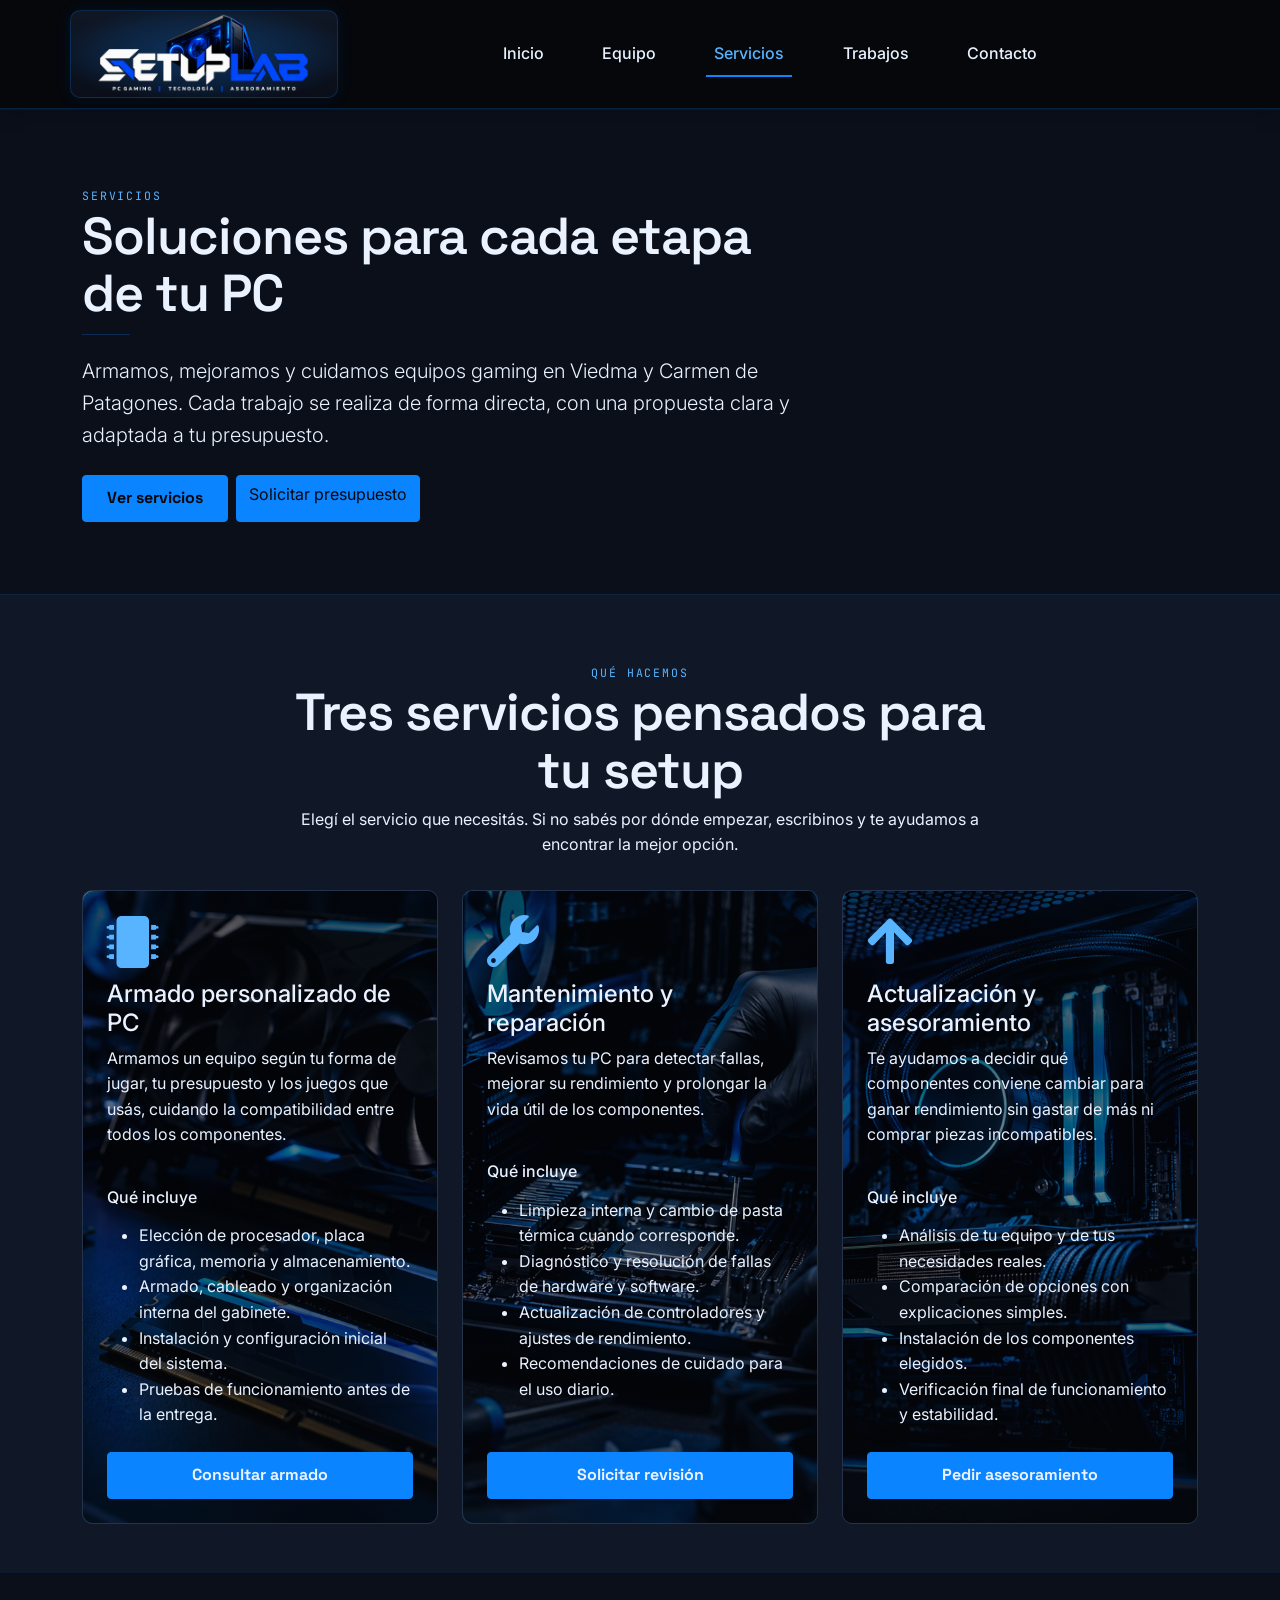
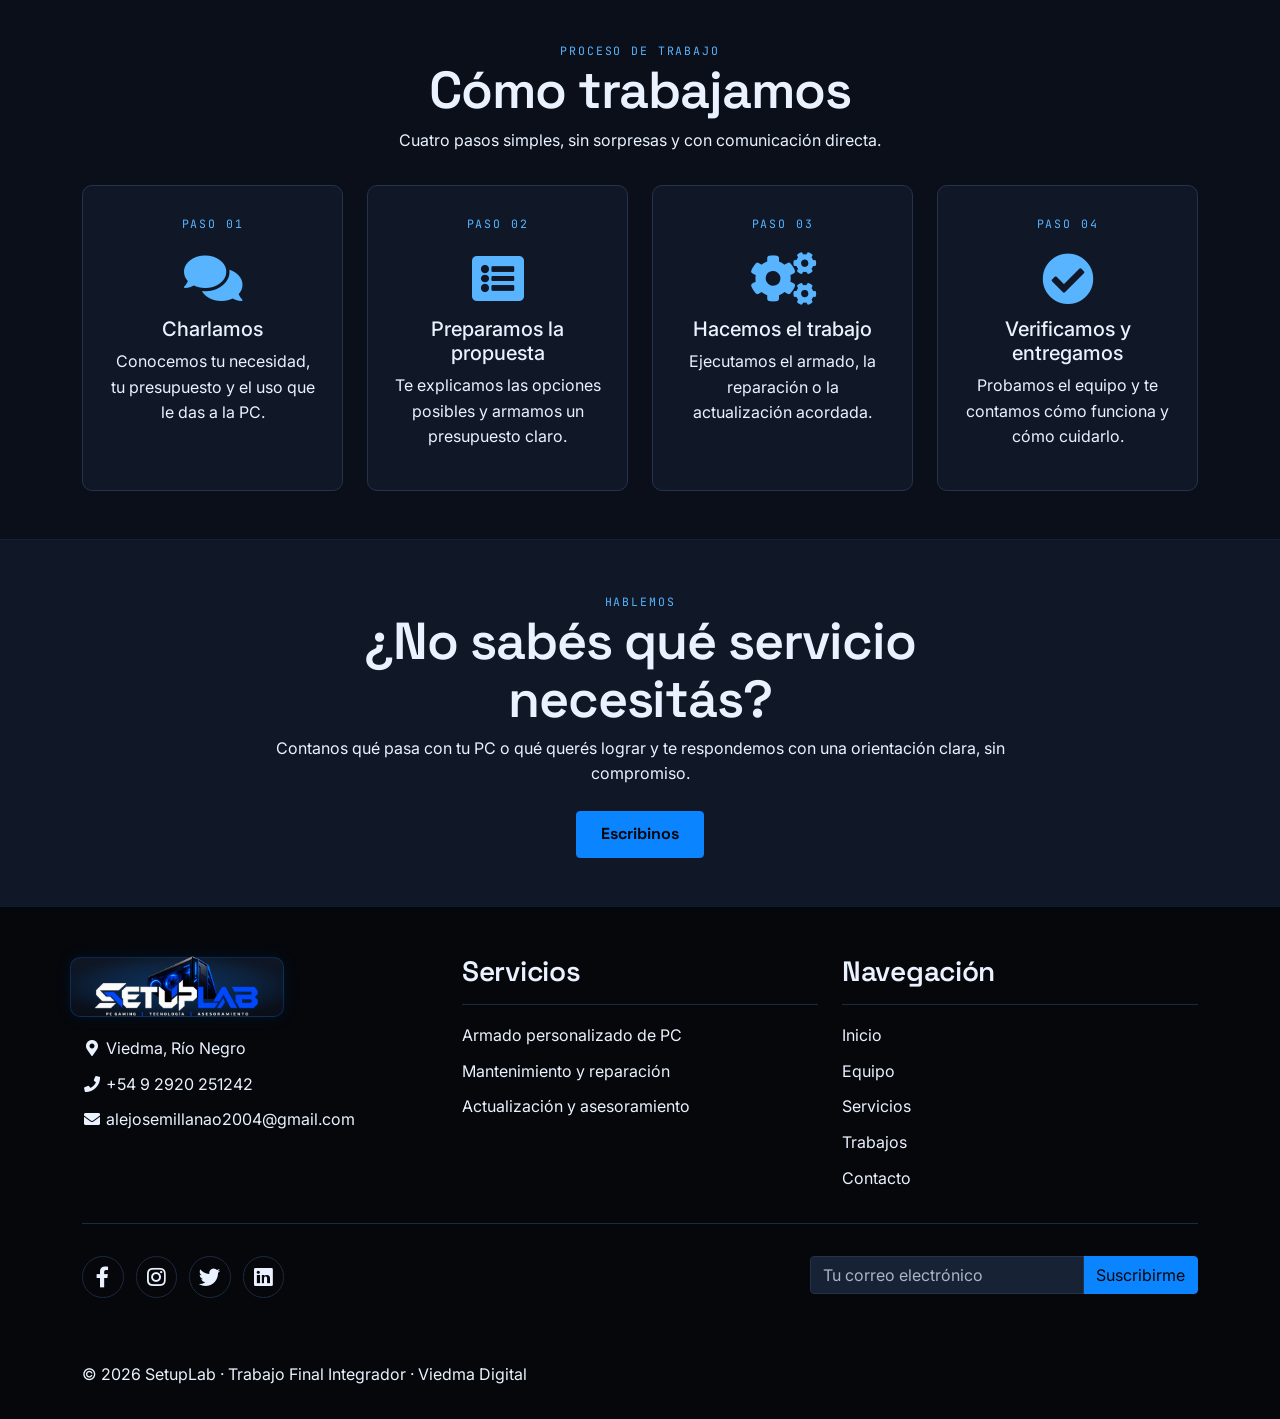
<file: servicios.html>
<!DOCTYPE html>
<html lang="es" class="no-js">

<head>
    <title>Servicios | SetupLab</title>
    <meta charset="utf-8">
    <meta name="viewport" content="width=device-width, initial-scale=1">
    <meta name="description" content="Servicios de SetupLab: armado personalizado de PC, mantenimiento y reparación, actualización de componentes y asesoramiento técnico en Viedma y Carmen de Patagones.">

    <link rel="icon" type="image/png" href="assets/img/logo-setuplab.png">
    <link rel="apple-touch-icon" href="assets/img/logo-setuplab.png">

    <link rel="stylesheet" href="assets/css/bootstrap.min.css">
    <link rel="stylesheet" href="assets/css/templatemo.css">
    <link rel="stylesheet" href="assets/css/custom.css">

    <!-- Load fonts style after rendering the layout styles -->
    <link rel="stylesheet" href="https://fonts.googleapis.com/css2?family=Inter:wght@400;500;600;700&family=JetBrains+Mono:wght@500&family=Space+Grotesk:wght@500;600;700&display=swap">
    <link rel="stylesheet" href="assets/css/fontawesome.min.css">
<!--
    SetupLab · Trabajo Final Integrador · Viedma Digital
-->
</head>

<body>

    <a class="visually-hidden-focusable" href="#contenido">Saltar al contenido</a>

    <!-- Header -->
    <nav class="navbar navbar-expand-lg navbar-dark shadow">
        <div class="container d-flex justify-content-between align-items-center">

            <a class="navbar-brand align-self-center sl-brand" href="index.html" aria-label="SetupLab - Inicio">
                <img src="assets/img/logo-setuplab.png" class="navbar-logo" alt="SetupLab">
            </a>

            <button class="navbar-toggler border-0" type="button" data-bs-toggle="collapse" data-bs-target="#templatemo_main_nav" aria-controls="templatemo_main_nav" aria-expanded="false" aria-label="Abrir menú">
                <span class="navbar-toggler-icon"></span>
            </button>

            <div class="align-self-center collapse navbar-collapse flex-fill  d-lg-flex justify-content-lg-between" id="templatemo_main_nav">
                <div class="flex-fill">
                    <ul class="nav navbar-nav d-flex justify-content-between mx-lg-auto">
                        <li class="nav-item">
                            <a class="nav-link" href="index.html">Inicio</a>
                        </li>
                        <li class="nav-item">
                            <a class="nav-link" href="equipo.html">Equipo</a>
                        </li>
                        <li class="nav-item">
                            <a class="nav-link active" href="servicios.html">Servicios</a>
                        </li>
                        <li class="nav-item">
                            <a class="nav-link" href="trabajos.html">Trabajos</a>
                        </li>
                        <li class="nav-item">
                            <a class="nav-link" href="contacto.html">Contacto</a>
                        </li>
                    </ul>
                </div>
            </div>

        </div>
    </nav>
    <!-- Close Header -->

    <main id="contenido">

    <!-- Start Hero de servicios -->
    <section class="sl-dark-section reveal" id="hero-servicios">
        <div class="container py-5">
            <div class="row align-items-center gy-4 py-lg-4">
                <div class="col-lg-8 reveal">
                    <span class="eyebrow">Servicios</span>
                    <h1 class="h1">Soluciones para cada etapa de tu PC</h1>
                    <hr class="section-accent">
                    <p class="lead">
                        Armamos, mejoramos y cuidamos equipos gaming en Viedma y Carmen de
                        Patagones. Cada trabajo se realiza de forma directa, con una propuesta
                        clara y adaptada a tu presupuesto.
                    </p>
                    <div class="d-flex flex-wrap gap-2 pt-2">
                        <a href="#detalle-servicios" class="btn btn-setuplab">Ver servicios</a>
                        <a href="contacto.html" class="btn btn-success">Solicitar presupuesto</a>
                    </div>
                </div>
            </div>
        </div>
    </section>
    <!-- End Hero de servicios -->

    <!-- Start Detalle de servicios -->
    <section class="sl-panel-section reveal" id="detalle-servicios">
        <div class="container py-5">
            <div class="row text-center py-3">
                <div class="col-lg-8 m-auto">
                    <span class="eyebrow">Qué hacemos</span>
                    <h2 class="h1">Tres servicios pensados para tu setup</h2>
                    <p>
                        Elegí el servicio que necesitás. Si no sabés por dónde empezar,
                        escribinos y te ayudamos a encontrar la mejor opción.
                    </p>
                </div>
            </div>

            <div class="row gy-4">
                <div class="col-md-6 col-lg-4 reveal">
                    <article class="sl-dark-card h-100 p-4 sl-servicio-card sl-servicio-armado">
                        <div class="h1"><i class="fa fa-microchip" aria-hidden="true"></i></div>
                        <h2 class="h4">Armado personalizado de PC</h2>
                        <p>
                            Armamos un equipo según tu forma de jugar, tu presupuesto y los
                            juegos que usás, cuidando la compatibilidad entre todos los
                            componentes.
                        </p>
                        <h3 class="h6 mt-4">Qué incluye</h3>
                        <ul class="mt-2 mb-4">
                            <li>Elección de procesador, placa gráfica, memoria y almacenamiento.</li>
                            <li>Armado, cableado y organización interna del gabinete.</li>
                            <li>Instalación y configuración inicial del sistema.</li>
                            <li>Pruebas de funcionamiento antes de la entrega.</li>
                        </ul>
                        <a href="contacto.html" class="btn btn-setuplab mt-auto">Consultar armado</a>
                    </article>
                </div>

                <div class="col-md-6 col-lg-4 reveal">
                    <article class="sl-dark-card h-100 p-4 d-flex flex-column sl-servicio-card sl-servicio-mantenimiento">
                        <div class="h1"><i class="fa fa-wrench" aria-hidden="true"></i></div>
                        <h2 class="h4">Mantenimiento y reparación</h2>
                        <p>
                            Revisamos tu PC para detectar fallas, mejorar su rendimiento y
                            prolongar la vida útil de los componentes.
                        </p>
                        <h3 class="h6 mt-4">Qué incluye</h3>
                        <ul class="mt-2 mb-4">
                            <li>Limpieza interna y cambio de pasta térmica cuando corresponde.</li>
                            <li>Diagnóstico y resolución de fallas de hardware y software.</li>
                            <li>Actualización de controladores y ajustes de rendimiento.</li>
                            <li>Recomendaciones de cuidado para el uso diario.</li>
                        </ul>
                        <a href="contacto.html" class="btn btn-setuplab mt-auto">Solicitar revisión</a>
                    </article>
                </div>

                <div class="col-md-6 col-lg-4 reveal">
                    <article class="sl-dark-card h-100 p-4 d-flex flex-column sl-servicio-card sl-servicio-actualizacion">
                        <div class="h1"><i class="fa fa-arrow-up" aria-hidden="true"></i></div>
                        <h2 class="h4">Actualización y asesoramiento</h2>
                        <p>
                            Te ayudamos a decidir qué componentes conviene cambiar para ganar
                            rendimiento sin gastar de más ni comprar piezas incompatibles.
                        </p>
                        <h3 class="h6 mt-4">Qué incluye</h3>
                        <ul class="mt-2 mb-4">
                            <li>Análisis de tu equipo y de tus necesidades reales.</li>
                            <li>Comparación de opciones con explicaciones simples.</li>
                            <li>Instalación de los componentes elegidos.</li>
                            <li>Verificación final de funcionamiento y estabilidad.</li>
                        </ul>
                        <a href="contacto.html" class="btn btn-setuplab mt-auto">Pedir asesoramiento</a>
                    </article>
                </div>
            </div>
        </div>
    </section>
    <!-- End Detalle de servicios -->

    <!-- Start Cómo trabajamos -->
    <section class="sl-dark-section reveal" id="como-trabajamos">
        <div class="container py-5">
            <div class="row text-center py-3">
                <div class="col-lg-8 m-auto">
                    <span class="eyebrow">Proceso de trabajo</span>
                    <h2 class="h1">Cómo trabajamos</h2>
                    <p>Cuatro pasos simples, sin sorpresas y con comunicación directa.</p>
                </div>
            </div>

            <div class="row gy-4">
                <div class="col-12 col-md-6 col-lg-3 reveal">
                    <article class="sl-dark-card h-100 p-4 text-center">
                        <span class="eyebrow">Paso 01</span>
                        <div class="h1 mt-3"><i class="fa fa-comments" aria-hidden="true"></i></div>
                        <h2 class="h5">Charlamos</h2>
                        <p>Conocemos tu necesidad, tu presupuesto y el uso que le das a la PC.</p>
                    </article>
                </div>
                <div class="col-12 col-md-6 col-lg-3 reveal">
                    <article class="sl-dark-card h-100 p-4 text-center">
                        <span class="eyebrow">Paso 02</span>
                        <div class="h1 mt-3"><i class="fa fa-list-alt" aria-hidden="true"></i></div>
                        <h2 class="h5">Preparamos la propuesta</h2>
                        <p>Te explicamos las opciones posibles y armamos un presupuesto claro.</p>
                    </article>
                </div>
                <div class="col-12 col-md-6 col-lg-3 reveal">
                    <article class="sl-dark-card h-100 p-4 text-center">
                        <span class="eyebrow">Paso 03</span>
                        <div class="h1 mt-3"><i class="fa fa-cogs" aria-hidden="true"></i></div>
                        <h2 class="h5">Hacemos el trabajo</h2>
                        <p>Ejecutamos el armado, la reparación o la actualización acordada.</p>
                    </article>
                </div>
                <div class="col-12 col-md-6 col-lg-3 reveal">
                    <article class="sl-dark-card h-100 p-4 text-center">
                        <span class="eyebrow">Paso 04</span>
                        <div class="h1 mt-3"><i class="fa fa-check-circle" aria-hidden="true"></i></div>
                        <h2 class="h5">Verificamos y entregamos</h2>
                        <p>Probamos el equipo y te contamos cómo funciona y cómo cuidarlo.</p>
                    </article>
                </div>
            </div>
        </div>
    </section>
    <!-- End Cómo trabajamos -->

    <!-- Start CTA final -->
    <section class="sl-panel-section reveal" id="cta-servicios">
        <div class="container py-5 text-center">
            <div class="row">
                <div class="col-lg-8 m-auto reveal">
                    <span class="eyebrow">Hablemos</span>
                    <h2 class="h1">¿No sabés qué servicio necesitás?</h2>
                    <p class="mb-4">
                        Contanos qué pasa con tu PC o qué querés lograr y te respondemos con
                        una orientación clara, sin compromiso.
                    </p>
                    <a href="contacto.html" class="btn btn-setuplab">Escribinos</a>
                </div>
            </div>
        </div>
    </section>
    <!-- End CTA final -->

    </main>

    <!-- Start Footer -->
    <footer class="bg-dark" id="tempaltemo_footer">
        <div class="container">
            <div class="row">

                <div class="col-md-4 pt-5">
                    <a href="index.html" class="sl-footer-brand" aria-label="SetupLab - Inicio">
                        <img src="assets/img/logo-setuplab.png" class="footer-logo" alt="SetupLab">
                    </a>
                    <ul class="list-unstyled text-light footer-link-list">
                        <li>
                            <i class="fas fa-map-marker-alt fa-fw"></i>
                            Viedma, Río Negro
                        </li>
                        <li>
                            <i class="fa fa-phone fa-fw"></i>
                            <a class="text-decoration-none" href="https://wa.me/5492920251242" target="_blank" rel="noopener noreferrer">+54 9 2920 251242</a>
                        </li>
                        <li>
                            <i class="fa fa-envelope fa-fw"></i>
                            <a class="text-decoration-none" href="mailto:alejosemillanao2004@gmail.com">alejosemillanao2004@gmail.com</a>
                        </li>
                    </ul>
                </div>

                <div class="col-md-4 pt-5">
                    <h2 class="h2 text-light border-bottom pb-3 border-light">Servicios</h2>
                    <ul class="list-unstyled text-light footer-link-list">
                        <li><a class="text-decoration-none" href="servicios.html">Armado personalizado de PC</a></li>
                        <li><a class="text-decoration-none" href="servicios.html">Mantenimiento y reparación</a></li>
                        <li><a class="text-decoration-none" href="servicios.html">Actualización y asesoramiento</a></li>
                    </ul>
                </div>

                <div class="col-md-4 pt-5">
                    <h2 class="h2 text-light border-bottom pb-3 border-light">Navegación</h2>
                    <ul class="list-unstyled text-light footer-link-list">
                        <li><a class="text-decoration-none" href="index.html">Inicio</a></li>
                        <li><a class="text-decoration-none" href="equipo.html">Equipo</a></li>
                        <li><a class="text-decoration-none" href="servicios.html">Servicios</a></li>
                        <li><a class="text-decoration-none" href="trabajos.html">Trabajos</a></li>
                        <li><a class="text-decoration-none" href="contacto.html">Contacto</a></li>
                    </ul>
                </div>

            </div>

            <div class="row text-light mb-4">
                <div class="col-12 mb-3">
                    <div class="w-100 my-3 border-top border-light"></div>
                </div>
                <div class="col-auto me-auto">
                    <ul class="list-inline text-left footer-icons">
                        <li class="list-inline-item border border-light rounded-circle text-center">
                            <a class="text-light text-decoration-none" target="_blank" href="http://facebook.com/"><i class="fab fa-facebook-f fa-lg fa-fw"></i></a>
                        </li>
                        <li class="list-inline-item border border-light rounded-circle text-center">
                            <a class="text-light text-decoration-none" target="_blank" href="https://www.instagram.com/"><i class="fab fa-instagram fa-lg fa-fw"></i></a>
                        </li>
                        <li class="list-inline-item border border-light rounded-circle text-center">
                            <a class="text-light text-decoration-none" target="_blank" href="https://twitter.com/"><i class="fab fa-twitter fa-lg fa-fw"></i></a>
                        </li>
                        <li class="list-inline-item border border-light rounded-circle text-center">
                            <a class="text-light text-decoration-none" target="_blank" href="https://www.linkedin.com/"><i class="fab fa-linkedin fa-lg fa-fw"></i></a>
                        </li>
                    </ul>
                </div>
                <div class="col-auto">
                    <label class="sr-only" for="subscribeEmail">Correo electrónico</label>
                    <div class="input-group mb-2">
                        <input type="email" class="form-control" id="subscribeEmail" placeholder="Tu correo electrónico">
                        <div class="input-group-text btn-success text-light">Suscribirme</div>
                    </div>
                </div>
            </div>
        </div>

        <div class="w-100 bg-black py-3">
            <div class="container">
                <div class="row pt-2">
                    <div class="col-12">
                        <p class="text-left text-light">
                            &copy; 2026 SetupLab · Trabajo Final Integrador · Viedma Digital
                        </p>
                    </div>
                </div>
            </div>
        </div>

    </footer>
    <!-- End Footer -->

    <!-- Start Script -->
    <script src="assets/js/bootstrap.bundle.min.js"></script>
    <script src="assets/js/custom.js"></script>
    <!-- End Script -->
</body>

</html>
</file>
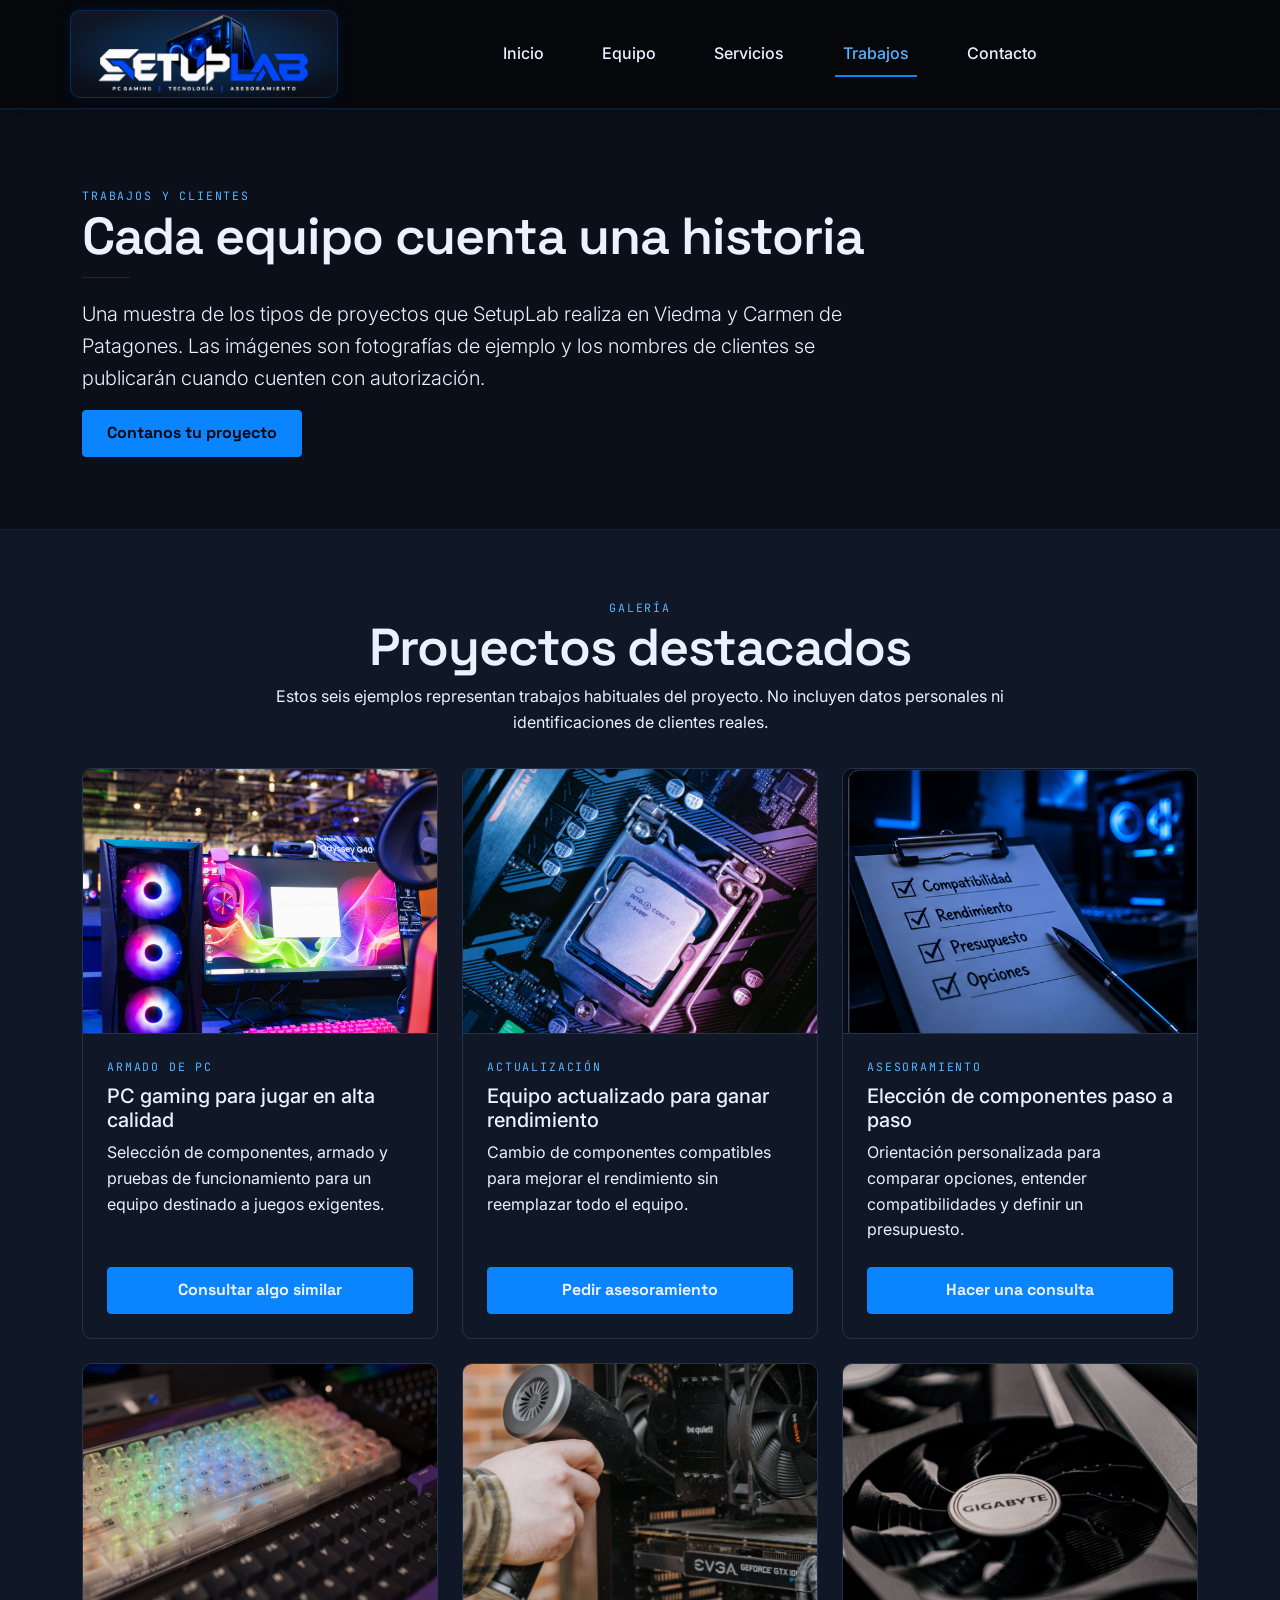
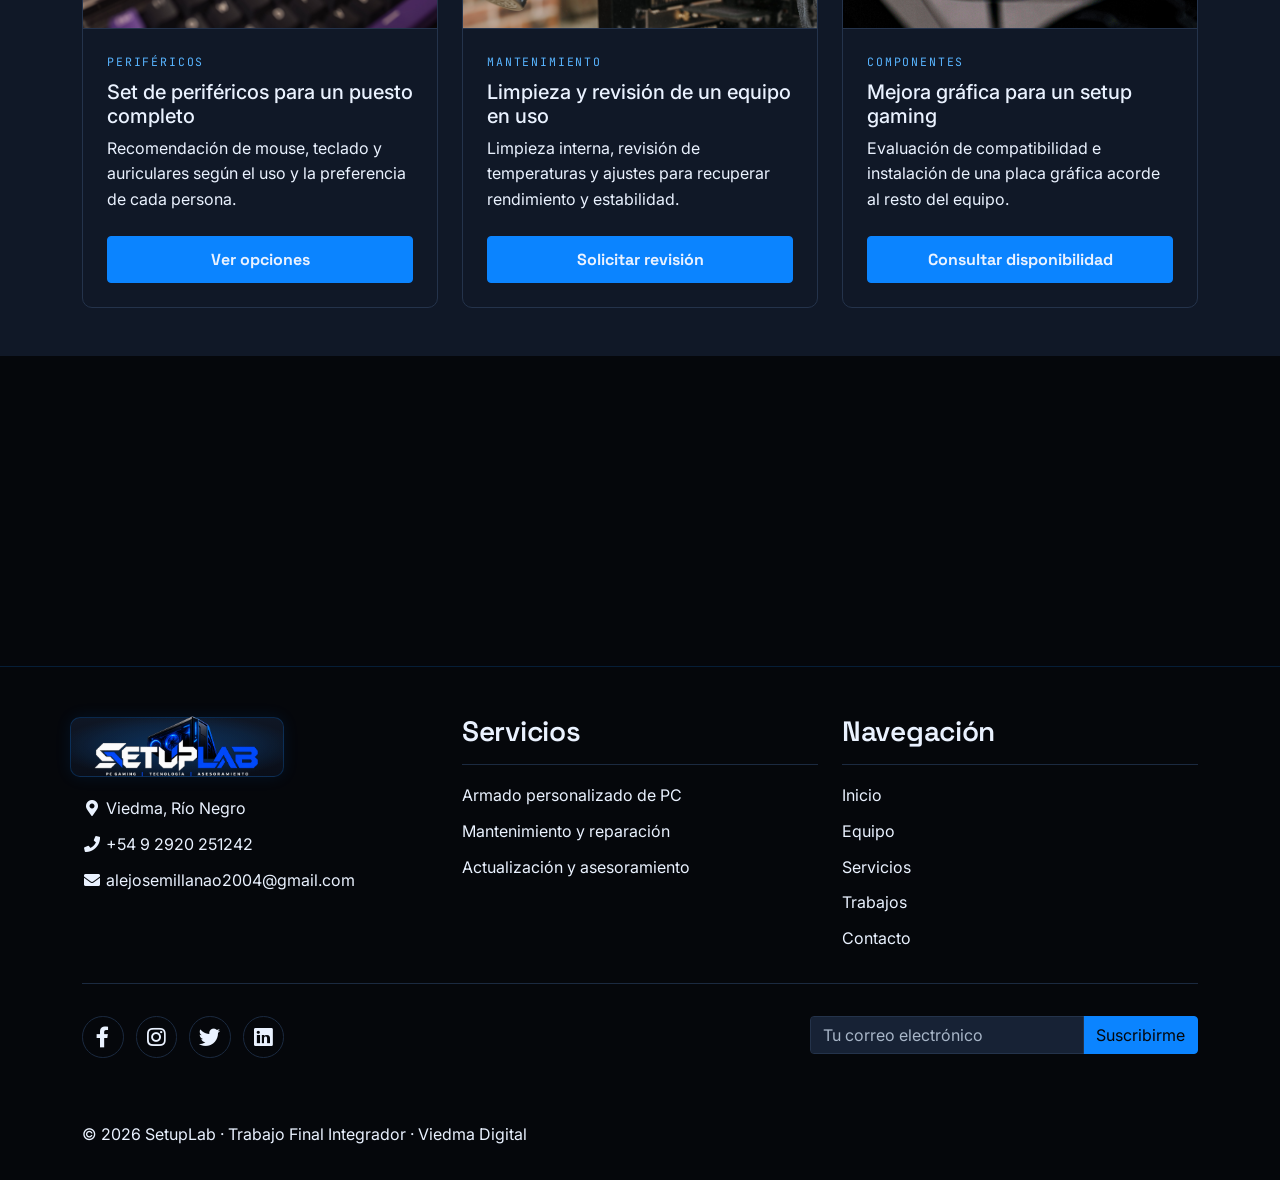
<file: trabajos.html>
<!DOCTYPE html>
<html lang="es" class="no-js">

<head>
    <title>Trabajos | SetupLab</title>
    <meta charset="utf-8">
    <meta name="viewport" content="width=device-width, initial-scale=1">
    <meta name="description" content="Galería de trabajos y clientes de SetupLab: armados de PC, mantenimiento, actualizaciones y asesoramiento en Viedma y Carmen de Patagones.">

    <link rel="icon" type="image/png" href="assets/img/logo-setuplab.png">
    <link rel="apple-touch-icon" href="assets/img/logo-setuplab.png">

    <link rel="stylesheet" href="assets/css/bootstrap.min.css">
    <link rel="stylesheet" href="assets/css/templatemo.css">
    <link rel="stylesheet" href="assets/css/custom.css">

    <!-- Load fonts style after rendering the layout styles -->
    <link rel="stylesheet" href="https://fonts.googleapis.com/css2?family=Inter:wght@400;500;600;700&family=JetBrains+Mono:wght@500&family=Space+Grotesk:wght@500;600;700&display=swap">
    <link rel="stylesheet" href="assets/css/fontawesome.min.css">
<!--
    SetupLab · Trabajo Final Integrador · Viedma Digital
-->

    <!-- CSS Grid exclusivo para la galería de trabajos -->
    <style>
        .sl-work-grid {
            display: grid;
            grid-template-columns: repeat(auto-fit, minmax(270px, 1fr));
            gap: 1.5rem;
        }
        .sl-work-grid .sl-dark-card { display: flex; flex-direction: column; overflow: hidden; }
        .sl-work-img {
            display: block;
            width: 100%;
            aspect-ratio: 4 / 3;
            object-fit: cover;
            object-position: center;
            border-bottom: 1px solid var(--sl-line-dark);
            background: var(--sl-black);
        }
    </style>
</head>

<body>

    <a class="visually-hidden-focusable" href="#contenido">Saltar al contenido</a>

    <!-- Header -->
    <nav class="navbar navbar-expand-lg navbar-dark shadow">
        <div class="container d-flex justify-content-between align-items-center">

            <a class="navbar-brand align-self-center sl-brand" href="index.html" aria-label="SetupLab - Inicio">
                <img src="assets/img/logo-setuplab.png" class="navbar-logo" alt="SetupLab">
            </a>

            <button class="navbar-toggler border-0" type="button" data-bs-toggle="collapse" data-bs-target="#templatemo_main_nav" aria-controls="templatemo_main_nav" aria-expanded="false" aria-label="Abrir menú">
                <span class="navbar-toggler-icon"></span>
            </button>

            <div class="align-self-center collapse navbar-collapse flex-fill  d-lg-flex justify-content-lg-between" id="templatemo_main_nav">
                <div class="flex-fill">
                    <ul class="nav navbar-nav d-flex justify-content-between mx-lg-auto">
                        <li class="nav-item">
                            <a class="nav-link" href="index.html">Inicio</a>
                        </li>
                        <li class="nav-item">
                            <a class="nav-link" href="equipo.html">Equipo</a>
                        </li>
                        <li class="nav-item">
                            <a class="nav-link" href="servicios.html">Servicios</a>
                        </li>
                        <li class="nav-item">
                            <a class="nav-link active" href="trabajos.html">Trabajos</a>
                        </li>
                        <li class="nav-item">
                            <a class="nav-link" href="contacto.html">Contacto</a>
                        </li>
                    </ul>
                </div>
            </div>

        </div>
    </nav>
    <!-- Close Header -->

    <main id="contenido">

    <!-- Start Hero de trabajos -->
    <section class="sl-dark-section reveal" id="hero-trabajos">
        <div class="container py-5">
            <div class="row align-items-center gy-4 py-lg-4">
                <div class="col-lg-9 reveal">
                    <span class="eyebrow">Trabajos y clientes</span>
                    <h1 class="h1">Cada equipo cuenta una historia</h1>
                    <hr class="section-accent">
                    <p class="lead">
                        Una muestra de los tipos de proyectos que SetupLab realiza en Viedma y
                        Carmen de Patagones. Las imágenes son fotografías de ejemplo y los
                        nombres de clientes se publicarán cuando cuenten con autorización.
                    </p>
                    <a href="contacto.html" class="btn btn-setuplab">Contanos tu proyecto</a>
                </div>
            </div>
        </div>
    </section>
    <!-- End Hero de trabajos -->

    <!-- Start Galería de trabajos (CSS Grid) -->
    <section class="sl-panel-section reveal" id="galeria-trabajos">
        <div class="container py-5">
            <div class="row text-center py-3">
                <div class="col-lg-8 m-auto">
                    <span class="eyebrow">Galería</span>
                    <h2 class="h1">Proyectos destacados</h2>
                    <p>
                        Estos seis ejemplos representan trabajos habituales del proyecto. No
                        incluyen datos personales ni identificaciones de clientes reales.
                    </p>
                </div>
            </div>

            <div class="sl-work-grid">
                <article class="sl-dark-card reveal">
                    <img src="assets/img/pc-gaming-para-jugar.jpg"
                         class="sl-work-img"
                         alt="Fotografía de ejemplo de una PC gaming armada">
                    <div class="p-4 d-flex flex-column flex-grow-1">
                        <span class="eyebrow">Armado de PC</span>
                        <h2 class="h5 mt-2">PC gaming para jugar en alta calidad</h2>
                        <p class="mb-4">
                            Selección de componentes, armado y pruebas de funcionamiento para un
                            equipo destinado a juegos exigentes.
                        </p>
                        <a href="contacto.html" class="btn btn-setuplab mt-auto">Consultar algo similar</a>
                    </div>
                </article>

                <article class="sl-dark-card reveal">
                    <img src="assets/img/equipo-actualizado.jpg"
                         class="sl-work-img"
                         alt="Fotografía de ejemplo de componentes para actualizar una PC">
                    <div class="p-4 d-flex flex-column flex-grow-1">
                        <span class="eyebrow">Actualización</span>
                        <h2 class="h5 mt-2">Equipo actualizado para ganar rendimiento</h2>
                        <p class="mb-4">
                            Cambio de componentes compatibles para mejorar el rendimiento sin
                            reemplazar todo el equipo.
                        </p>
                        <a href="contacto.html" class="btn btn-setuplab mt-auto">Pedir asesoramiento</a>
                    </div>
                </article>

                <article class="sl-dark-card reveal">
                    <img src="assets/img/trabajo-asesoramiento.png"
                         class="sl-work-img"
                         alt="Fotografía de ejemplo de una sesión de asesoramiento técnico">
                    <div class="p-4 d-flex flex-column flex-grow-1">
                        <span class="eyebrow">Asesoramiento</span>
                        <h2 class="h5 mt-2">Elección de componentes paso a paso</h2>
                        <p class="mb-4">
                            Orientación personalizada para comparar opciones, entender
                            compatibilidades y definir un presupuesto.
                        </p>
                        <a href="contacto.html" class="btn btn-setuplab mt-auto">Hacer una consulta</a>
                    </div>
                </article>

                <article class="sl-dark-card reveal">
                    <img src="assets/img/set-de-perifericos.jpg"
                         class="sl-work-img"
                         alt="Fotografía de ejemplo de un set de periféricos gaming">
                    <div class="p-4 d-flex flex-column flex-grow-1">
                        <span class="eyebrow">Periféricos</span>
                        <h2 class="h5 mt-2">Set de periféricos para un puesto completo</h2>
                        <p class="mb-4">
                            Recomendación de mouse, teclado y auriculares según el uso y la
                            preferencia de cada persona.
                        </p>
                        <a href="contacto.html" class="btn btn-setuplab mt-auto">Ver opciones</a>
                    </div>
                </article>

                <article class="sl-dark-card reveal">
                    <img src="assets/img/limpieza-mantenimiento.jpg"
                         class="sl-work-img"
                         alt="Fotografía de ejemplo de un equipo en mantenimiento y revisión">
                    <div class="p-4 d-flex flex-column flex-grow-1">
                        <span class="eyebrow">Mantenimiento</span>
                        <h2 class="h5 mt-2">Limpieza y revisión de un equipo en uso</h2>
                        <p class="mb-4">
                            Limpieza interna, revisión de temperaturas y ajustes para recuperar
                            rendimiento y estabilidad.
                        </p>
                        <a href="contacto.html" class="btn btn-setuplab mt-auto">Solicitar revisión</a>
                    </div>
                </article>

                <article class="sl-dark-card reveal">
                    <img src="assets/img/mejora-tarjeta-grafica.jpg"
                         class="sl-work-img"
                         alt="Fotografía de ejemplo de componentes y placa gráfica para un setup gaming">
                    <div class="p-4 d-flex flex-column flex-grow-1">
                        <span class="eyebrow">Componentes</span>
                        <h2 class="h5 mt-2">Mejora gráfica para un setup gaming</h2>
                        <p class="mb-4">
                            Evaluación de compatibilidad e instalación de una placa gráfica
                            acorde al resto del equipo.
                        </p>
                        <a href="contacto.html" class="btn btn-setuplab mt-auto">Consultar disponibilidad</a>
                    </div>
                </article>
            </div>
        </div>
    </section>
    <!-- End Galería de trabajos -->

    <!-- Start CTA final -->
    <section class="sl-dark-section reveal" id="cta-trabajos">
        <div class="container py-5 text-center">
            <div class="row">
                <div class="col-lg-8 m-auto reveal">
                    <span class="eyebrow">Tu proyecto</span>
                    <h2 class="h1">¿Querés sumarte a la galería?</h2>
                    <p class="mb-4">
                        Contanos qué equipo tenés y qué querés lograr. Juntos definimos la
                        mejor forma de armado, actualización o mantenimiento.
                    </p>
                    <a href="contacto.html" class="btn btn-setuplab">Escribinos</a>
                </div>
            </div>
        </div>
    </section>
    <!-- End CTA final -->

    </main>

    <!-- Start Footer -->
    <footer class="bg-dark" id="tempaltemo_footer">
        <div class="container">
            <div class="row">

                <div class="col-md-4 pt-5">
                    <a href="index.html" class="sl-footer-brand" aria-label="SetupLab - Inicio">
                        <img src="assets/img/logo-setuplab.png" class="footer-logo" alt="SetupLab">
                    </a>
                    <ul class="list-unstyled text-light footer-link-list">
                        <li>
                            <i class="fas fa-map-marker-alt fa-fw"></i>
                            Viedma, Río Negro
                        </li>
                        <li>
                            <i class="fa fa-phone fa-fw"></i>
                            <a class="text-decoration-none" href="https://wa.me/5492920251242" target="_blank" rel="noopener noreferrer">+54 9 2920 251242</a>
                        </li>
                        <li>
                            <i class="fa fa-envelope fa-fw"></i>
                            <a class="text-decoration-none" href="mailto:alejosemillanao2004@gmail.com">alejosemillanao2004@gmail.com</a>
                        </li>
                    </ul>
                </div>

                <div class="col-md-4 pt-5">
                    <h2 class="h2 text-light border-bottom pb-3 border-light">Servicios</h2>
                    <ul class="list-unstyled text-light footer-link-list">
                        <li><a class="text-decoration-none" href="servicios.html">Armado personalizado de PC</a></li>
                        <li><a class="text-decoration-none" href="servicios.html">Mantenimiento y reparación</a></li>
                        <li><a class="text-decoration-none" href="servicios.html">Actualización y asesoramiento</a></li>
                    </ul>
                </div>

                <div class="col-md-4 pt-5">
                    <h2 class="h2 text-light border-bottom pb-3 border-light">Navegación</h2>
                    <ul class="list-unstyled text-light footer-link-list">
                        <li><a class="text-decoration-none" href="index.html">Inicio</a></li>
                        <li><a class="text-decoration-none" href="equipo.html">Equipo</a></li>
                        <li><a class="text-decoration-none" href="servicios.html">Servicios</a></li>
                        <li><a class="text-decoration-none" href="trabajos.html">Trabajos</a></li>
                        <li><a class="text-decoration-none" href="contacto.html">Contacto</a></li>
                    </ul>
                </div>

            </div>

            <div class="row text-light mb-4">
                <div class="col-12 mb-3">
                    <div class="w-100 my-3 border-top border-light"></div>
                </div>
                <div class="col-auto me-auto">
                    <ul class="list-inline text-left footer-icons">
                        <li class="list-inline-item border border-light rounded-circle text-center">
                            <a class="text-light text-decoration-none" target="_blank" href="http://facebook.com/"><i class="fab fa-facebook-f fa-lg fa-fw"></i></a>
                        </li>
                        <li class="list-inline-item border border-light rounded-circle text-center">
                            <a class="text-light text-decoration-none" target="_blank" href="https://www.instagram.com/"><i class="fab fa-instagram fa-lg fa-fw"></i></a>
                        </li>
                        <li class="list-inline-item border border-light rounded-circle text-center">
                            <a class="text-light text-decoration-none" target="_blank" href="https://twitter.com/"><i class="fab fa-twitter fa-lg fa-fw"></i></a>
                        </li>
                        <li class="list-inline-item border border-light rounded-circle text-center">
                            <a class="text-light text-decoration-none" target="_blank" href="https://www.linkedin.com/"><i class="fab fa-linkedin fa-lg fa-fw"></i></a>
                        </li>
                    </ul>
                </div>
                <div class="col-auto">
                    <label class="sr-only" for="subscribeEmail">Correo electrónico</label>
                    <div class="input-group mb-2">
                        <input type="email" class="form-control" id="subscribeEmail" placeholder="Tu correo electrónico">
                        <div class="input-group-text btn-success text-light">Suscribirme</div>
                    </div>
                </div>
            </div>
        </div>

        <div class="w-100 bg-black py-3">
            <div class="container">
                <div class="row pt-2">
                    <div class="col-12">
                        <p class="text-left text-light">
                            &copy; 2026 SetupLab · Trabajo Final Integrador · Viedma Digital
                        </p>
                    </div>
                </div>
            </div>
        </div>

    </footer>
    <!-- End Footer -->

    <!-- Start Script -->
    <script src="assets/js/bootstrap.bundle.min.js"></script>
    <script src="assets/js/custom.js"></script>
    <!-- End Script -->
</body>

</html>
</file>
<file: assets/css/templatemo.css>
/*

TemplateMo 559 Zay Shop

https://templatemo.com/tm-559-zay-shop

---------------------------------------------
Table of contents
------------------------------------------------
1. Typography
2. General
3. Nav
4. Hero Carousel
5. Accordion
6. Shop
7. Product
8. Carousel Hero
9. Carousel Brand
10. Services
11. Contact map
12. Footer
13. Small devices (landscape phones, 576px and up)
14. Medium devices (tablets, 768px and up)
15. Large devices (desktops, 992px and up)
16. Extra large devices (large desktops, 1200px and up)
--------------------------------------------- */




/* Typography */
body {
  font-family: var(--sl-font-body);
  font-size: 1rem;
  font-weight: 400;
  line-height: 1.6;
  color: var(--sl-text);
  background-color: var(--sl-white);
}
.h1 {
  font-family: var(--sl-font-head);
  font-size: clamp(2.25rem, 5vw, 3.25rem);
  font-weight: 600;
  letter-spacing: -0.02em;
  line-height: 1.1;
}
.h2 {
  font-family: var(--sl-font-head);
  font-size: 1.75rem;
  font-weight: 600;
  letter-spacing: -0.01em;
  line-height: 1.2;
}
.h3 {
  font-family: var(--sl-font-head);
  font-size: 1.25rem;
  font-weight: 600;
  line-height: 1.3;
}
/* General */
.logo { font-weight: 600 !important; letter-spacing: -0.01em;}
.text-warning { color: var(--sl-accent-ink) !important;}
.text-muted { color: var(--sl-text-muted) !important;}
.text-success { color: var(--sl-accent-ink) !important;}
.text-light { color: var(--sl-text-inverse) !important;}
.bg-dark { background-color: var(--sl-primary) !important;}
.bg-light { background-color: var(--sl-surface) !important;}
.bg-black { background-color: var(--sl-bg-deep) !important;}
.bg-success { background-color: var(--sl-primary) !important;}
.btn-success {
  background-color: var(--sl-primary) !important;
  border-color: var(--sl-primary) !important;
  color: var(--sl-white) !important;
}
.btn-success:hover,
.btn-success:focus {
  background-color: var(--sl-primary-2) !important;
  border-color: var(--sl-primary-2) !important;
  color: var(--sl-white) !important;
}
.pagination .page-link:hover { color: var(--sl-accent-ink);}
.pagination .page-link:hover,
.pagination .page-link.active {
  background-color: var(--sl-primary) !important;
  border-color: var(--sl-primary) !important;
  color: var(--sl-accent) !important;
}
/* Nav */
#templatemo_nav_top { min-height: 40px; background-color: var(--sl-bg-deep) !important;}
#templatemo_nav_top * { font-size: .9em !important;}
#templatemo_main_nav a { color: var(--sl-text);}
#templatemo_main_nav a:hover { color: var(--sl-accent-ink);}
#templatemo_main_nav .nav-link { transition: color .25s ease;}
#templatemo_main_nav .navbar .nav-icon { margin-right: 20px;}

/* Hero Carousel */
#template-mo-zay-hero-carousel {
  background: linear-gradient(135deg, var(--sl-primary) 0%, var(--sl-bg-deep) 100%) !important;
}
#template-mo-zay-hero-carousel .carousel-item h1,
#template-mo-zay-hero-carousel .carousel-item h2,
#template-mo-zay-hero-carousel .carousel-item h3,
#template-mo-zay-hero-carousel .carousel-item p { color: var(--sl-text-inverse);}
#template-mo-zay-hero-carousel .carousel-item .text-success { color: var(--sl-accent) !important;}
/* Accordion */
.templatemo-accordion a { color: var(--sl-text);}
.templatemo-accordion a:hover { color: var(--sl-accent-ink);}
/* Shop */
.shop-top-menu a:hover { color: var(--sl-accent-ink) !important;}
/* Product */
.product-wap { box-shadow: 0 6px 18px 0 var(--sl-shadow);}
.product-wap .product-color-dot.color-dot-red { background:#f71515;}
.product-wap .product-color-dot.color-dot-blue { background:#6db4fe;}
.product-wap .product-color-dot.color-dot-black { background:#000000;}
.product-wap .product-color-dot.color-dot-light { background:#e0e0e0;}
.product-wap .product-color-dot.color-dot-green { background:#0bff7e;}
.card.product-wap .card .product-overlay {
  background: rgba(6,21,41,.35);
  visibility: hidden;
  opacity: 0;
  transition: opacity .3s ease, visibility .3s ease;
}
.card.product-wap:hover .card .product-overlay {
  visibility: visible;
  opacity: 1;
}
.card.product-wap a { color: var(--sl-text);}
#carousel-related-product .slick-slide:focus { outline: none !important;}
#carousel-related-product .slick-dots li button:before {
  font-size: 15px;
  margin-top: 20px;
}
/* Brand */
.brand-img {
  filter: grayscale(100%);
  opacity: 0.5;
  transition: filter .5s ease, opacity .5s ease;
}
.brand-img:hover {
  filter: grayscale(0%);
  opacity: 1;
}
/* Carousel Hero */
#template-mo-zay-hero-carousel .carousel-indicators li {
  margin-top: -50px;
  background-color: var(--sl-accent);
  border: 1px solid rgba(255,255,255,.35);
  transition: opacity .25s ease, transform .25s ease;
}
#template-mo-zay-hero-carousel .carousel-indicators .active {
  background-color: var(--sl-white);
  transform: scale(1.15);
}
#template-mo-zay-hero-carousel .carousel-control-next i,
#template-mo-zay-hero-carousel .carousel-control-prev i {
  color: var(--sl-accent) !important;
  font-size: 2.2em !important;
  transition: transform .25s ease, color .25s ease;
}
#template-mo-zay-hero-carousel .carousel-control-prev:hover i { transform: translateX(-3px);}
#template-mo-zay-hero-carousel .carousel-control-next:hover i { transform: translateX(3px);}
/* Carousel Brand */
.tempaltemo-carousel .h1 {
  font-size: .5em !important;
  color: var(--sl-text) !important;
}
/* Services */
.services-icon-wap { transition: color .3s ease, background-color .3s ease, border-color .3s ease;}
.services-icon-wap:hover { color: var(--sl-white); background: var(--sl-primary); border-color: var(--sl-glow);}
.services-icon-wap:hover i { color: var(--sl-accent);}
.form-control { border: 1px solid var(--sl-border); color: var(--sl-text);}
.form-control::placeholder { color: var(--sl-text-muted); opacity: 1;}
/* Footer */
#tempaltemo_footer a { color: var(--sl-text-inverse);}
#tempaltemo_footer a:hover { color: var(--sl-accent);}
#tempaltemo_footer ul.footer-link-list li { padding-top: 10px;}
#tempaltemo_footer ul.footer-icons li {
  width: 2.6em;
  height: 2.6em;
  line-height: 2.6em;
  transition: background-color .3s ease;
}
#tempaltemo_footer ul.footer-icons li:hover {
  background-color: var(--sl-accent);
}
#tempaltemo_footer ul.footer-icons li:hover i {
  color: var(--sl-bg-deep);
}
#tempaltemo_footer .border-light { border-color: var(--sl-border-dark) !important;}
/*
// Extra small devices (portrait phones, less than 576px)
// No media query since this is the default in Bootstrap
*/
/* Small devices (landscape phones, 576px and up)*/
.product-wap .h3, .product-wap li, .product-wap i, .product-wap p {
  font-size: .8rem !important;
}
.product-wap .product-color-dot {
  width: 6px;
  height: 6px;
}

@media (min-width: 576px) {
  .tempaltemo-carousel .h1 { font-size: 1em !important;}
}

/*// Medium devices (tablets, 768px and up)*/
@media (min-width: 768px) {
  #templatemo_main_nav .navbar-nav {max-width: 450px;}
 }

/* Large devices (desktops, 992px and up)*/
@media (min-width: 992px) {
  #templatemo_main_nav .navbar-nav {max-width: 550px;}
  #template-mo-zay-hero-carousel .carousel-item {min-height: 30rem !important;}
  .product-wap .h3, .product-wap li, .product-wap i, .product-wap p {font-size: 1rem !important;}
  .product-wap .product-color-dot {
    width: 12px;
    height: 12px;
  }
}

/* Extra large devices (large desktops, 1200px and up)*/
@media (min-width: 1200px) {}
</file>
<file: assets/css/custom.css>
/*
 * SetupLab - Gaming Tech Store profesional
 * Identidad oscura coherente en las cinco paginas.
 * Bootstrap, Slick y el carrusel no se modifican.
 */

:root {
  /* Base oscura */
  --sl-black:       #05070B;
  --sl-ink:         #0A0F1A;
  --sl-panel:       #101827;
  --sl-panel-2:     #172235;
  --sl-line-dark:   #24334B;

  /* Contraste */
  --sl-white:       #FFFFFF;
  --sl-electric:    #0B84FF;
  --sl-electric-soft: #58B4FF;
  --sl-electric-ink: #58B4FF;

  /* Texto sobre superficies oscuras */
  --sl-text:        #EAF2FF;
  --sl-text-muted:  #A8B6C8;
  --sl-text-dark:   #EAF2FF;
  --sl-muted-dark:  #A8B6C8;
  --sl-text-inverse:#EAF2FF;

  /* Compatibilidad con los tokens que ya usa templatemo.css.
     --sl-surface pasa a ser oscura: las secciones .bg-light ya no son blancas. */
  --sl-bg-deep:      var(--sl-black);
  --sl-primary:      var(--sl-ink);
  --sl-primary-2:    var(--sl-panel);
  --sl-surface:      var(--sl-ink);
  --sl-accent:       var(--sl-electric);
  --sl-accent-2:     var(--sl-electric-soft);
  --sl-accent-ink:   var(--sl-electric-ink);
  --sl-border:       var(--sl-line-dark);
  --sl-border-dark:  #1B2A40;
  --sl-glow:         rgba(11, 132, 255, .18);
  --sl-shadow:       rgba(0, 0, 0, .45);
  --sl-shadow-dark:  rgba(0, 0, 0, .55);

  /* Tipografias */
  --sl-font-body: 'Inter', system-ui, -apple-system, 'Segoe UI', sans-serif;
  --sl-font-head: 'Space Grotesk', 'Inter', system-ui, sans-serif;
  --sl-font-mono: 'JetBrains Mono', ui-monospace, SFMono-Regular, Consolas, monospace;

  /* Bootstrap 5 alineado a la misma paleta */
  --bs-primary: #0B84FF;
  --bs-primary-rgb: 11, 132, 255;
  --bs-secondary: #A8B6C8;
  --bs-secondary-rgb: 168, 182, 200;
  --bs-success: #0B84FF;
  --bs-success-rgb: 11, 132, 255;
  --bs-info: #58B4FF;
  --bs-info-rgb: 88, 180, 255;
  --bs-light: #0A0F1A;
  --bs-light-rgb: 10, 15, 26;
  --bs-dark: #EAF2FF;
  --bs-dark-rgb: 234, 242, 255;
  --bs-body-color: #EAF2FF;
  --bs-body-bg: #05070B;
  --bs-border-color: #24334B;
  --bs-border-color-translucent: rgba(36, 51, 75, .7);
  --bs-link-color: #58B4FF;
  --bs-link-hover-color: #FFFFFF;
  --bs-font-sans-serif: 'Inter', system-ui, -apple-system, 'Segoe UI', sans-serif;
}

/* Base */
html { scroll-padding-top: 120px; }
body {
  background-color: var(--sl-black);
  color: var(--sl-text);
  -webkit-font-smoothing: antialiased;
}
a {
  color: var(--sl-electric-ink);
  text-decoration-color: rgba(88, 180, 255, .35);
  text-underline-offset: 3px;
}
a:hover { color: var(--sl-white); }
::selection { background: var(--sl-electric); color: var(--sl-black); }
:focus-visible { outline: 2px solid var(--sl-electric); outline-offset: 2px; }

/* Etiquetas tecnicas: unico uso de JetBrains Mono */
.eyebrow {
  font-family: var(--sl-font-mono);
  font-size: .72rem;
  letter-spacing: .16em;
  text-transform: uppercase;
  color: var(--sl-electric-soft);
}
.section-accent {
  display: block;
  width: 48px;
  height: 2px;
  margin: .75rem 0 1.25rem;
  border: 0;
  background: var(--sl-electric);
}

/* Boton principal */
.btn-setuplab {
  display: inline-block;
  padding: .65rem 1.5rem;
  border: 1px solid var(--sl-electric);
  border-radius: .25rem;
  background: var(--sl-electric);
  color: var(--sl-black);
  font-family: var(--sl-font-head);
  font-weight: 700;
  line-height: 1.5;
  text-decoration: none;
  transition: background-color .25s ease, border-color .25s ease,
              box-shadow .25s ease, transform .25s ease;
}
.btn-setuplab:hover,
.btn-setuplab:focus {
  background: var(--sl-electric-soft);
  border-color: var(--sl-electric-soft);
  color: var(--sl-black);
  box-shadow: 0 0 18px var(--sl-glow);
}
.btn-setuplab:active { transform: scale(.98); }

/* Botones de la plantilla (newsletter y formulario) */
.btn-success,
.input-group-text.btn-success {
  background-color: var(--sl-electric) !important;
  border-color: var(--sl-electric) !important;
  color: var(--sl-black) !important;
}
.btn-success:hover,
.btn-success:focus {
  background-color: var(--sl-electric-soft) !important;
  border-color: var(--sl-electric-soft) !important;
  color: var(--sl-black) !important;
  box-shadow: 0 0 18px var(--sl-glow);
}

/* Campos sobre paneles oscuros */
.form-control,
.form-select {
  background-color: var(--sl-panel-2);
  border: 1px solid var(--sl-line-dark);
  color: var(--sl-text);
}
.form-control::placeholder { color: var(--sl-text-muted); opacity: 1; }
.form-control:focus,
.form-select:focus {
  background-color: var(--sl-panel-2);
  border-color: var(--sl-electric);
  box-shadow: 0 0 0 .2rem var(--sl-glow);
  color: var(--sl-white);
}
.pagination .page-link {
  background-color: var(--sl-panel);
  border-color: var(--sl-line-dark);
  color: var(--sl-text);
}

/* ------------------------------------------------------------------
 * 1. Navbar oscura con logo original ampliado
 * ------------------------------------------------------------------ */

nav.navbar-dark.shadow {
  background-color: var(--sl-black) !important;
  border-bottom: 1px solid rgba(11, 132, 255, .22);
}
#templatemo_main_nav .nav-link {
  color: var(--sl-text-dark) !important;
  font-weight: 500;
}
#templatemo_main_nav .nav-link:hover,
#templatemo_main_nav .nav-link.active {
  color: var(--sl-electric-soft) !important;
}
.sl-brand,
.sl-footer-brand {
  position: relative;
  display: inline-flex;
  align-items: center;
  isolation: isolate;
}

/* Fondo azul muy sutil detras del PNG original: permite distinguir las
   zonas negras sin teñir el logo ni modificar el archivo. */
.sl-brand::before,
.sl-footer-brand::before {
  content: "";
  position: absolute;
  inset: 2px -12px;
  z-index: 0;
  border: 1px solid rgba(11, 132, 255, .22);
  border-radius: 10px;
  background:
    radial-gradient(ellipse at 50% 50%, rgba(11, 132, 255, .30) 0%, rgba(11, 132, 255, .12) 55%, rgba(11, 132, 255, 0) 80%),
    linear-gradient(180deg, rgba(16, 24, 39, .94), rgba(10, 15, 26, .94));
  box-shadow: 0 0 16px rgba(11, 132, 255, .10);
  pointer-events: none;
  transition: border-color .3s ease, box-shadow .3s ease;
}

.navbar-logo,
.footer-logo {
  display: block;
  position: relative;
  z-index: 1;
  width: auto;
  object-fit: contain;
  transition: transform .3s ease;
}
.navbar-logo { height: 82px; max-width: 360px; }
.footer-logo { height: 64px; max-width: 300px; }
.sl-brand:hover::before,
.sl-footer-brand:hover::before {
  border-color: rgba(11, 132, 255, .40);
  box-shadow: 0 0 22px rgba(11, 132, 255, .18);
}
.sl-brand:hover .navbar-logo,
.sl-footer-brand:hover .footer-logo { transform: translateY(-1px); }

@media (max-width: 991.98px) {
  html { scroll-padding-top: 100px; }
  .navbar-logo { height: 66px; max-width: 290px; }
  .footer-logo { height: 54px; max-width: 255px; }
}
@media (max-width: 575.98px) {
  html { scroll-padding-top: 88px; }
  .navbar-logo { height: 54px; max-width: 220px; }
  .footer-logo { height: 46px; max-width: 205px; }
}

/* ------------------------------------------------------------------
 * 2. Hero (carrusel intacto, 4s y 3 slides)
 * ------------------------------------------------------------------ */

#template-mo-zay-hero-carousel {
  overflow: hidden;
  background:
    radial-gradient(circle at 72% 42%, rgba(11, 132, 255, .20), transparent 55%),
    linear-gradient(135deg, var(--sl-ink) 0%, var(--sl-black) 100%) !important;
}
#template-mo-zay-hero-carousel::before {
  content: "";
  position: absolute;
  inset: 0;
  background-image:
    linear-gradient(rgba(11, 132, 255, .025) 1px, transparent 1px),
    linear-gradient(90deg, rgba(11, 132, 255, .025) 1px, transparent 1px);
  background-size: 48px 48px;
  pointer-events: none;
}
#template-mo-zay-hero-carousel .container { position: relative; z-index: 1; }
#template-mo-zay-hero-carousel .carousel-item { transition: opacity .55s ease-in-out; }
#template-mo-zay-hero-carousel .carousel-item h1 {
  font-weight: 700;
  letter-spacing: -.03em;
  text-shadow: 0 2px 20px rgba(0, 0, 0, .55);
}
#template-mo-zay-hero-carousel .carousel-item .lead { color: var(--sl-muted-dark); }
#template-mo-zay-hero-carousel .carousel-item .eyebrow { color: var(--sl-electric-soft); }

/* Fotografías definitivas del carrusel: cada foto cubre todo el banner.
   El degradado oscurece el lado izquierdo, donde se apoya el texto. */
#template-mo-zay-hero-carousel .sl-hero-perifericos,
#template-mo-zay-hero-carousel .sl-hero-componentes,
#template-mo-zay-hero-carousel .sl-hero-pc-armadas {
  background-repeat: no-repeat;
  background-position: center center;
  background-size: cover;
}
#template-mo-zay-hero-carousel .sl-hero-perifericos {
  background-image:
    linear-gradient(90deg, rgba(5, 7, 11, .96) 0%, rgba(5, 7, 11, .88) 26%, rgba(5, 7, 11, .55) 52%, rgba(5, 7, 11, .15) 76%, rgba(5, 7, 11, 0) 100%),
    url("../img/carrusel-perifericos.png");
}
#template-mo-zay-hero-carousel .sl-hero-componentes {
  background-image:
    linear-gradient(90deg, rgba(5, 7, 11, .96) 0%, rgba(5, 7, 11, .88) 26%, rgba(5, 7, 11, .55) 52%, rgba(5, 7, 11, .15) 76%, rgba(5, 7, 11, 0) 100%),
    url("../img/carrusel-componentes.png");
}
#template-mo-zay-hero-carousel .sl-hero-pc-armadas {
  background-image:
    linear-gradient(90deg, rgba(5, 7, 11, .96) 0%, rgba(5, 7, 11, .88) 26%, rgba(5, 7, 11, .55) 52%, rgba(5, 7, 11, .15) 76%, rgba(5, 7, 11, 0) 100%),
    url("../img/carrusel-pc-armadas.png");
}
@media (max-width: 767.98px) {
  #template-mo-zay-hero-carousel .sl-hero-perifericos,
  #template-mo-zay-hero-carousel .sl-hero-componentes,
  #template-mo-zay-hero-carousel .sl-hero-pc-armadas {
    background-position: center center;
    background-size: cover;
  }
  #template-mo-zay-hero-carousel .sl-hero-perifericos {
    background-image:
      linear-gradient(90deg, rgba(5, 7, 11, .97) 0%, rgba(5, 7, 11, .9) 40%, rgba(5, 7, 11, .55) 75%, rgba(5, 7, 11, .25) 100%),
      url("../img/carrusel-perifericos.png");
  }
  #template-mo-zay-hero-carousel .sl-hero-componentes {
    background-image:
      linear-gradient(90deg, rgba(5, 7, 11, .97) 0%, rgba(5, 7, 11, .9) 40%, rgba(5, 7, 11, .55) 75%, rgba(5, 7, 11, .25) 100%),
      url("../img/carrusel-componentes.png");
  }
  #template-mo-zay-hero-carousel .sl-hero-pc-armadas {
    background-image:
      linear-gradient(90deg, rgba(5, 7, 11, .97) 0%, rgba(5, 7, 11, .9) 40%, rgba(5, 7, 11, .55) 75%, rgba(5, 7, 11, .25) 100%),
      url("../img/carrusel-pc-armadas.png");
  }
}

#template-mo-zay-hero-carousel .carousel-indicators [data-bs-target] {
  width: 28px;
  height: 4px;
  border-radius: 2px;
  background-color: var(--sl-electric);
  opacity: .5;
  transition: opacity .25s ease, transform .25s ease;
}
#template-mo-zay-hero-carousel .carousel-indicators .active {
  background-color: var(--sl-electric-soft);
  opacity: 1;
}
#template-mo-zay-hero-carousel .carousel-control-prev i,
#template-mo-zay-hero-carousel .carousel-control-next i {
  display: flex;
  align-items: center;
  justify-content: center;
  width: 52px;
  height: 52px;
  padding: 0 !important;
  border: 1px solid rgba(11, 132, 255, .35);
  border-radius: 50%;
  background: rgba(5, 7, 11, .6);
  color: var(--sl-electric-soft) !important;
  font-size: 1.3em !important;
}
@media (max-width: 575.98px) {
  #template-mo-zay-hero-carousel .row { padding-left: 1rem; padding-right: 1rem; }
  #template-mo-zay-hero-carousel .carousel-indicators [data-bs-target] { width: 20px; }
  #template-mo-zay-hero-carousel .carousel-control-prev,
  #template-mo-zay-hero-carousel .carousel-control-next { width: 12%; }
  #template-mo-zay-hero-carousel .carousel-control-prev i,
  #template-mo-zay-hero-carousel .carousel-control-next i { width: 40px; height: 40px; font-size: 1.1em !important; }
}

/* ------------------------------------------------------------------
 * 3. Ritmo de secciones: negro -> azul oscuro -> panel -> negro
 * ------------------------------------------------------------------ */

section.bg-light,
.sl-dark-section,
.sl-panel-section {
  border-top: 1px solid rgba(11, 132, 255, .10);
}
.sl-dark-section {
  background: var(--sl-ink) !important;
  color: var(--sl-text);
}
.sl-panel-section {
  background: var(--sl-panel) !important;
  color: var(--sl-text);
}

/* Fondos panorámicos de Inicio: cubren la sección completa, no el contenedor */
#destacados,
#sobre-setuplab {
  position: relative;
  isolation: isolate;
  background-size: cover !important;
  background-position: center !important;
  background-repeat: no-repeat !important;
}
#destacados {
  background-image: url("../img/a_wide_cinematic_high_detail_tech_background_for.png") !important;
}
#sobre-setuplab {
  background-image: url("../img/a_cinematic_high_contrast_dark_tech_background_fo.png") !important;
}
#destacados::before,
#sobre-setuplab::before {
  content: "";
  position: absolute;
  inset: 0;
  z-index: 0;
  pointer-events: none;
  background: linear-gradient(180deg,
    rgba(5, 7, 11, .72) 0%,
    rgba(5, 7, 11, .64) 50%,
    rgba(5, 7, 11, .78) 100%);
}
#destacados > .container,
#sobre-setuplab > .container {
  position: relative;
  z-index: 1;
}
#sobre-setuplab > .container {
  width: 100%;
  margin-inline: auto;
}

/* Fotografías protagonistas de Equipo: cubren toda la sección y el texto va encima. */
#quienes-somos,
#atencion-personalizada {
  position: relative;
  isolation: isolate;
  display: flex;
  align-items: center;
  background-color: var(--sl-ink) !important;
  background-size: cover !important;
  background-repeat: no-repeat !important;
}
#quienes-somos {
  min-height: 640px;
  background-image: url("../img/setuplab_armado_pc.jpg") !important;
  background-position: 68% center !important;
}
#atencion-personalizada {
  min-height: 700px;
  background-image: url("../img/setuplab_diagnostico_tecnico.jpg") !important;
  background-position: 38% center !important;
}
#quienes-somos > .container,
#atencion-personalizada > .container {
  position: relative;
  z-index: 1;
  width: 100%;
}
#quienes-somos::before,
#atencion-personalizada::before {
  content: "";
  position: absolute;
  inset: 0;
  z-index: 0;
  pointer-events: none;
}
/* Composiciones distintas: luz lateral en el primero, degradado vertical en el segundo. */
#quienes-somos::before {
  background: linear-gradient(90deg,
    rgba(4, 7, 12, .92) 0%,
    rgba(4, 7, 12, .80) 42%,
    rgba(4, 7, 12, .34) 100%);
}
#atencion-personalizada::before {
  background: linear-gradient(180deg,
    rgba(4, 7, 12, .86) 0%,
    rgba(4, 7, 12, .58) 45%,
    rgba(4, 7, 12, .90) 100%);
}
@media (max-width: 767.98px) {
  #quienes-somos,
  #atencion-personalizada {
    min-height: 0;
    background-position: 62% center !important;
  }
  #atencion-personalizada {
    background-position: 45% center !important;
  }
  #quienes-somos::before {
    background: linear-gradient(180deg,
      rgba(4, 7, 12, .88) 0%,
      rgba(4, 7, 12, .72) 55%,
      rgba(4, 7, 12, .90) 100%);
  }
  #atencion-personalizada::before {
    background: linear-gradient(180deg,
      rgba(4, 7, 12, .90) 0%,
      rgba(4, 7, 12, .74) 55%,
      rgba(4, 7, 12, .92) 100%);
  }
  #atencion-personalizada .sl-dark-card {
    background-color: rgba(10, 15, 26, .88) !important;
  }
}

.sl-dark-section h1, .sl-dark-section h2, .sl-dark-section h3,
.sl-dark-section .h1, .sl-dark-section .h2, .sl-dark-section .h3,
.sl-panel-section h1, .sl-panel-section h2, .sl-panel-section h3,
.sl-panel-section .h1, .sl-panel-section .h2, .sl-panel-section .h3 {
  color: var(--sl-text-dark) !important;
}
.sl-dark-section .eyebrow,
.sl-panel-section .eyebrow { color: var(--sl-electric-soft); }

#tempaltemo_footer {
  background: var(--sl-black) !important;
  border-top: 1px solid rgba(11, 132, 255, .18);
}
#tempaltemo_footer .h2 { color: var(--sl-text-dark); }

/* ------------------------------------------------------------------
 * 4. Tarjetas oscuras (categorias, servicios, trabajos y productos)
 * ------------------------------------------------------------------ */

.card,
.card.product-wap,
.card.h-100,
.services-icon-wap,
.sl-dark-card,
.sl-dark-cards .card.product-wap,
.sl-dark-cards .card.h-100 {
  background-color: var(--sl-panel) !important;
  border: 1px solid var(--sl-line-dark) !important;
  color: var(--sl-text);
  border-radius: 10px;
}
.card-img-top,
.card.product-wap img {
  background-color: var(--sl-black);
  object-fit: cover;
}
.card-img-top {
  width: 100%;
  aspect-ratio: 4 / 3;
  border-bottom: 1px solid var(--sl-line-dark);
}
/* Foco uniforme en los productos destacados de Inicio, sin afectar otras páginas. */
#destacados .card-img-top { object-position: center 45%; }

/* Encuadres individuales de las fotos nuevas de la galería de trabajos.
   El resto mantiene el centro por defecto definido en trabajos.html. */
#galeria-trabajos .sl-work-grid > article:nth-child(1) .sl-work-img { object-position: center 35%; }
#galeria-trabajos .sl-work-grid > article:nth-child(2) .sl-work-img { object-position: center 40%; }
#galeria-trabajos .sl-work-grid > article:nth-child(5) .sl-work-img { object-position: center 45%; }

/* Imágenes definitivas de las categorías de Inicio.
   El recuadro 3:2 se acerca al formato original (16:9) y, junto con
   object-fit, mantiene alturas parejas sin recortes importantes. */
.sl-category-img {
  width: 100%;
  aspect-ratio: 3 / 2;
  object-fit: cover;
  object-position: center;
  border-radius: 10px;
}

/* Tarjetas de Servicios: la fotografía cubre toda la tarjeta y el texto va encima. */
.sl-servicio-card {
  position: relative;
  isolation: isolate;
  display: flex;
  flex-direction: column;
  min-height: 480px;
  background-size: cover;
  background-repeat: no-repeat;
  transition: transform .25s ease, box-shadow .25s ease, border-color .25s ease;
}
.sl-servicio-card::before {
  content: "";
  position: absolute;
  inset: 0;
  z-index: 0;
  pointer-events: none;
  border-radius: inherit;
  background:
    linear-gradient(180deg,
      rgba(4, 7, 12, .62) 0%,
      rgba(4, 7, 12, .42) 50%,
      rgba(4, 7, 12, .72) 100%),
    rgba(6, 18, 34, .10);
}
.sl-servicio-card > * {
  position: relative;
  z-index: 1;
}
.sl-servicio-armado {
  background-image: url("../img/a_high_resolution_cinematic_tech_product_photo_sc.png");
  background-position: 48% 45%;
}
.sl-servicio-mantenimiento {
  background-image: url("../img/a_cinematic_high_contrast_tech_workspace_scene_sh.png");
  background-position: 75% 50%;
}
.sl-servicio-actualizacion {
  background-image: url("../img/a_high_contrast_cinematic_close_up_interior_shot.png");
  background-position: 69% 42%;
}
.sl-servicio-card:hover {
  transform: translateY(-4px);
  border-color: rgba(11, 132, 255, .55) !important;
  box-shadow: 0 16px 34px rgba(0, 0, 0, .38), 0 0 0 1px rgba(11, 132, 255, .14);
}
@media (max-width: 767.98px) {
  .sl-servicio-card { min-height: 0; }
}

/* Tarjetas de «Sobre SetupLab» en Inicio: reutilizan el hover de
   .sl-servicio-card y ajustan degradado, altura, encuadre y acento azul. */
.sl-sobre-card {
  min-height: 0;
  padding-block: 1rem;
  justify-content: flex-end;
  text-shadow: 0 1px 3px rgba(0, 0, 0, .75);
}
/* Degradado propio para que la foto se vea y el texto siga siendo legible. */
.sl-sobre-card::before {
  background: linear-gradient(180deg,
    rgba(4, 7, 12, .34) 0%,
    rgba(4, 7, 12, .14) 40%,
    rgba(4, 7, 12, .62) 100%);
}
.sl-sobre-card h2 {
  padding-left: .7rem;
  border-left: 3px solid var(--sl-electric);
}
.sl-sobre-componentes {
  background-image: url("../img/perifericos y componentes.jpg");
  background-position: center 35%;
}
.sl-sobre-armado {
  background-image: url("../img/armado de pc.jpg");
  background-position: center 65%;
}
/* Refuerzo localizado del degradado detrás del título; el resto de la foto
   mantiene la opacidad original para no oscurecerla en exceso. */
.sl-sobre-componentes::before {
  background: linear-gradient(180deg,
    rgba(4, 7, 12, .34) 0%,
    rgba(4, 7, 12, .14) 28%,
    rgba(4, 7, 12, .30) 36%,
    rgba(4, 7, 12, .28) 52%,
    rgba(4, 7, 12, .16) 60%,
    rgba(4, 7, 12, .62) 100%);
}
.sl-sobre-armado::before {
  background: linear-gradient(180deg,
    rgba(4, 7, 12, .34) 0%,
    rgba(4, 7, 12, .14) 18%,
    rgba(4, 7, 12, .60) 38%,
    rgba(4, 7, 12, .60) 60%,
    rgba(4, 7, 12, .30) 70%,
    rgba(4, 7, 12, .62) 100%);
}
.sl-sobre-actualizacion {
  background-image: url("../img/actualizacion.jpg");
  background-position: center 60%;
}
.sl-sobre-mantenimiento {
  background-image: url("../img/mantenimiento de pc.jpg");
  background-position: center 65%;
}

.card-body,
.card-text,
.card h1, .card h2, .card h3, .card h4, .card h5 {
  color: var(--sl-text);
}
.card a,
.sl-dark-card a { color: var(--sl-text); }
.card a:hover,
.sl-dark-card a:hover { color: var(--sl-electric-soft); }

/* Iconos y acordeones */
.services-icon-wap i,
.sl-dark-card i { color: var(--sl-electric-soft); }
.sl-dark-panel {
  background: var(--sl-panel);
  border: 1px solid var(--sl-line-dark);
  border-radius: 10px;
  padding: 1rem;
}
.sl-dark-panel a { color: var(--sl-text) !important; }
.sl-dark-panel a:hover { color: var(--sl-electric-soft) !important; }

/* Marcas de la plantilla: visibles sobre oscuro */
.brand-img { opacity: .75; }
.brand-img:hover { opacity: 1; }

/* Iluminacion azul sutil en hover */
.card:hover,
.card.product-wap:hover,
.card.h-100:hover,
.services-icon-wap:hover,
.sl-dark-card:hover {
  border-color: var(--sl-electric) !important;
  box-shadow: 0 0 0 1px var(--sl-glow), 0 14px 35px var(--sl-shadow-dark);
}
.services-icon-wap:hover i { color: var(--sl-white); }

/* ------------------------------------------------------------------
 * 5. Animaciones conservadas y levemente refinadas
 * ------------------------------------------------------------------ */

a,
.btn {
  transition: color .25s ease, background-color .25s ease,
              border-color .25s ease, box-shadow .25s ease,
              transform .2s ease, text-decoration-color .25s ease;
}
.reveal {
  opacity: 0;
  transform: translateY(14px);
  transition: opacity .6s cubic-bezier(.4, 0, .2, 1),
              transform .6s cubic-bezier(.4, 0, .2, 1);
  transition-delay: var(--reveal-delay, 0ms);
}
.reveal.is-visible { opacity: 1; transform: none; }

.card,
.card.product-wap,
.card.h-100,
#carousel-related-product .product-wap,
.services-icon-wap,
.sl-dark-card,
.navbar-logo,
.footer-logo {
  transition: transform .3s cubic-bezier(.4, 0, .2, 1),
              box-shadow .3s ease, border-color .3s ease,
              background-color .3s ease, color .3s ease;
}
.card:hover,
.card.product-wap:hover,
.card.h-100:hover,
#carousel-related-product .product-wap:hover,
.services-icon-wap:hover,
.sl-dark-card:hover { transform: translateY(-4px); }
.btn:active,
.btn.is-pressed { transform: scale(.97); }

#templatemo_main_nav .nav-link { position: relative; }
#templatemo_main_nav .nav-link::after {
  content: "";
  position: absolute;
  left: 0;
  right: 0;
  bottom: -2px;
  height: 2px;
  background: var(--sl-electric);
  transform: scaleX(0);
  transform-origin: left center;
  transition: transform .25s ease;
}
#templatemo_main_nav .nav-link:hover::after,
#templatemo_main_nav .nav-link.active::after { transform: scaleX(1); }

.no-js .reveal { opacity: 1; transform: none; }

@media (prefers-reduced-motion: reduce) {
  .reveal,
  .reveal.is-visible { opacity: 1; transform: none; transition: none; }
  .card,
  .card.product-wap,
  .card.h-100,
  #carousel-related-product .product-wap,
  .services-icon-wap,
  .sl-dark-card,
  .sl-brand::before,
  .sl-footer-brand::before,
  .navbar-logo,
  .footer-logo,
  .btn,
  a,
  #template-mo-zay-hero-carousel .carousel-item,
  #templatemo_main_nav .nav-link::after { transition: none; }
  .card:hover,
  .card.product-wap:hover,
  .card.h-100:hover,
  #carousel-related-product .product-wap:hover,
  .services-icon-wap:hover,
  .sl-dark-card:hover,
  .btn:active,
  .btn.is-pressed { transform: none; }
}
</file>
